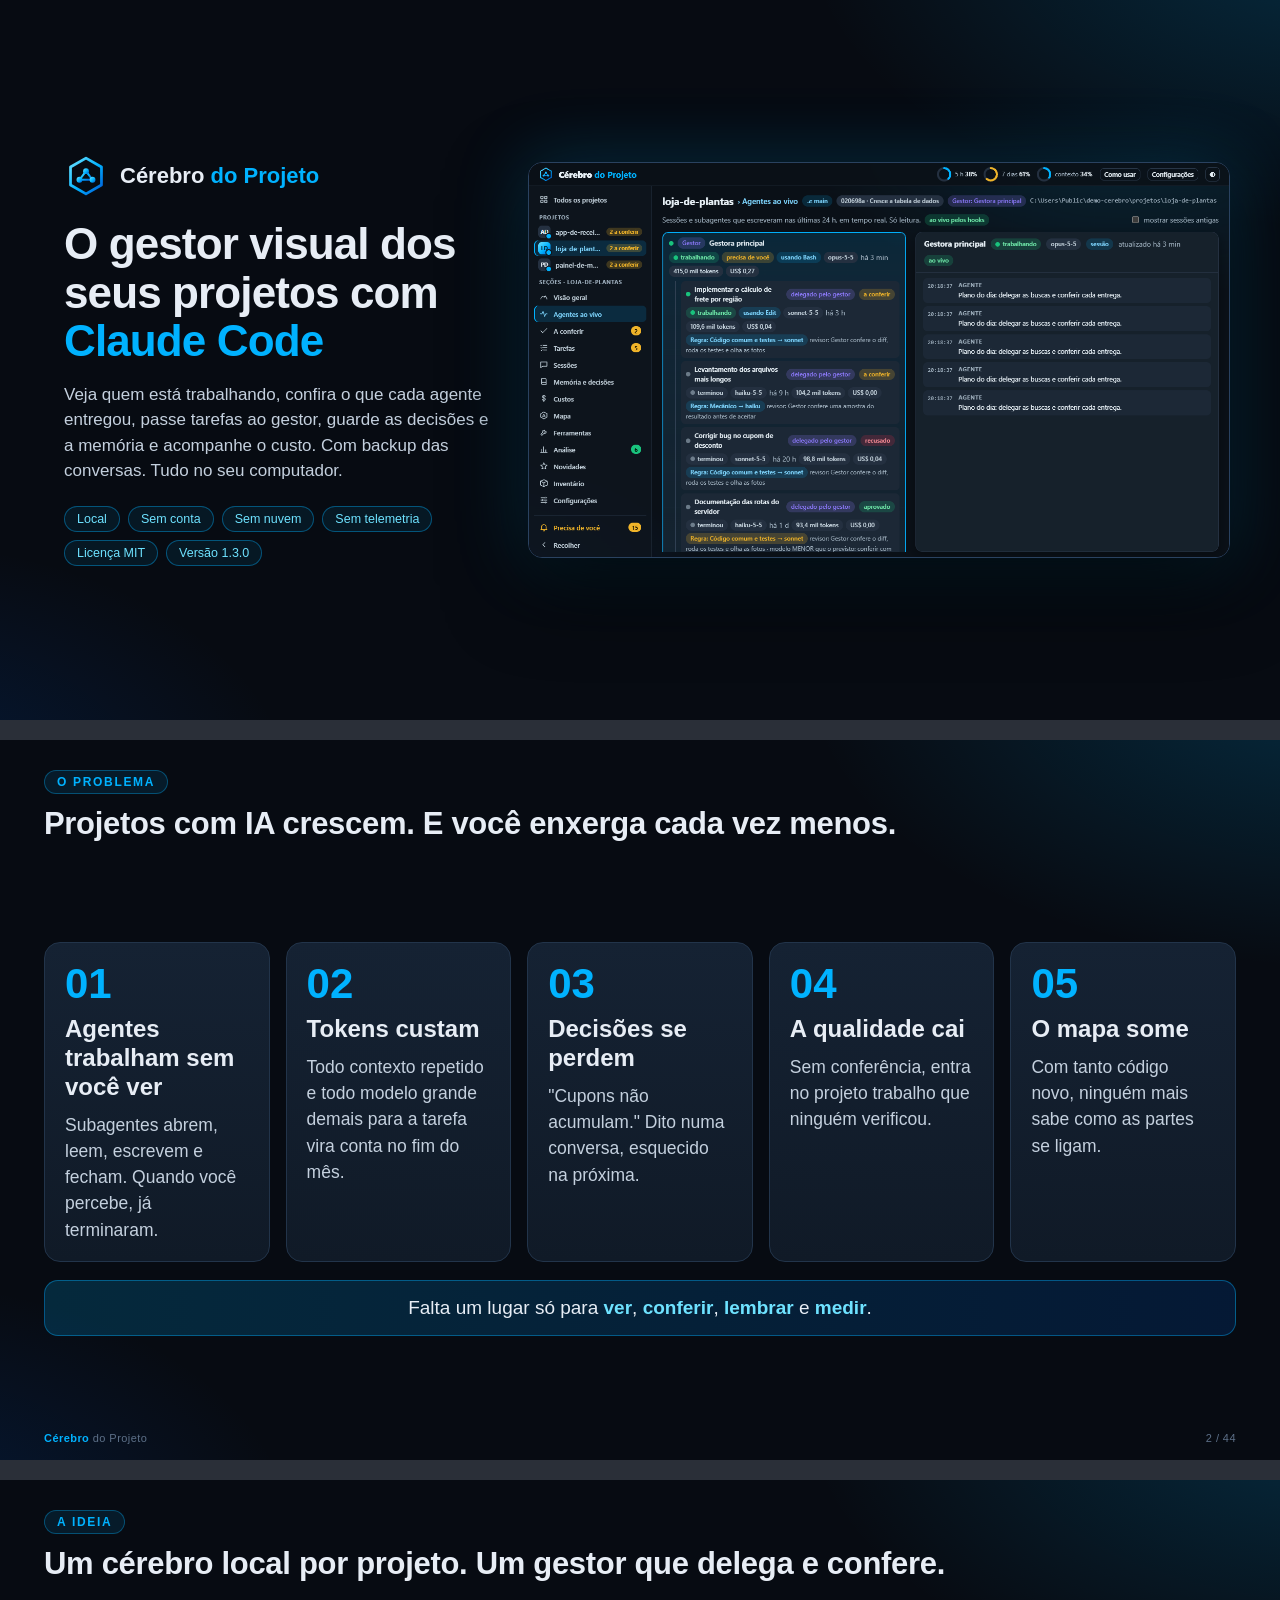
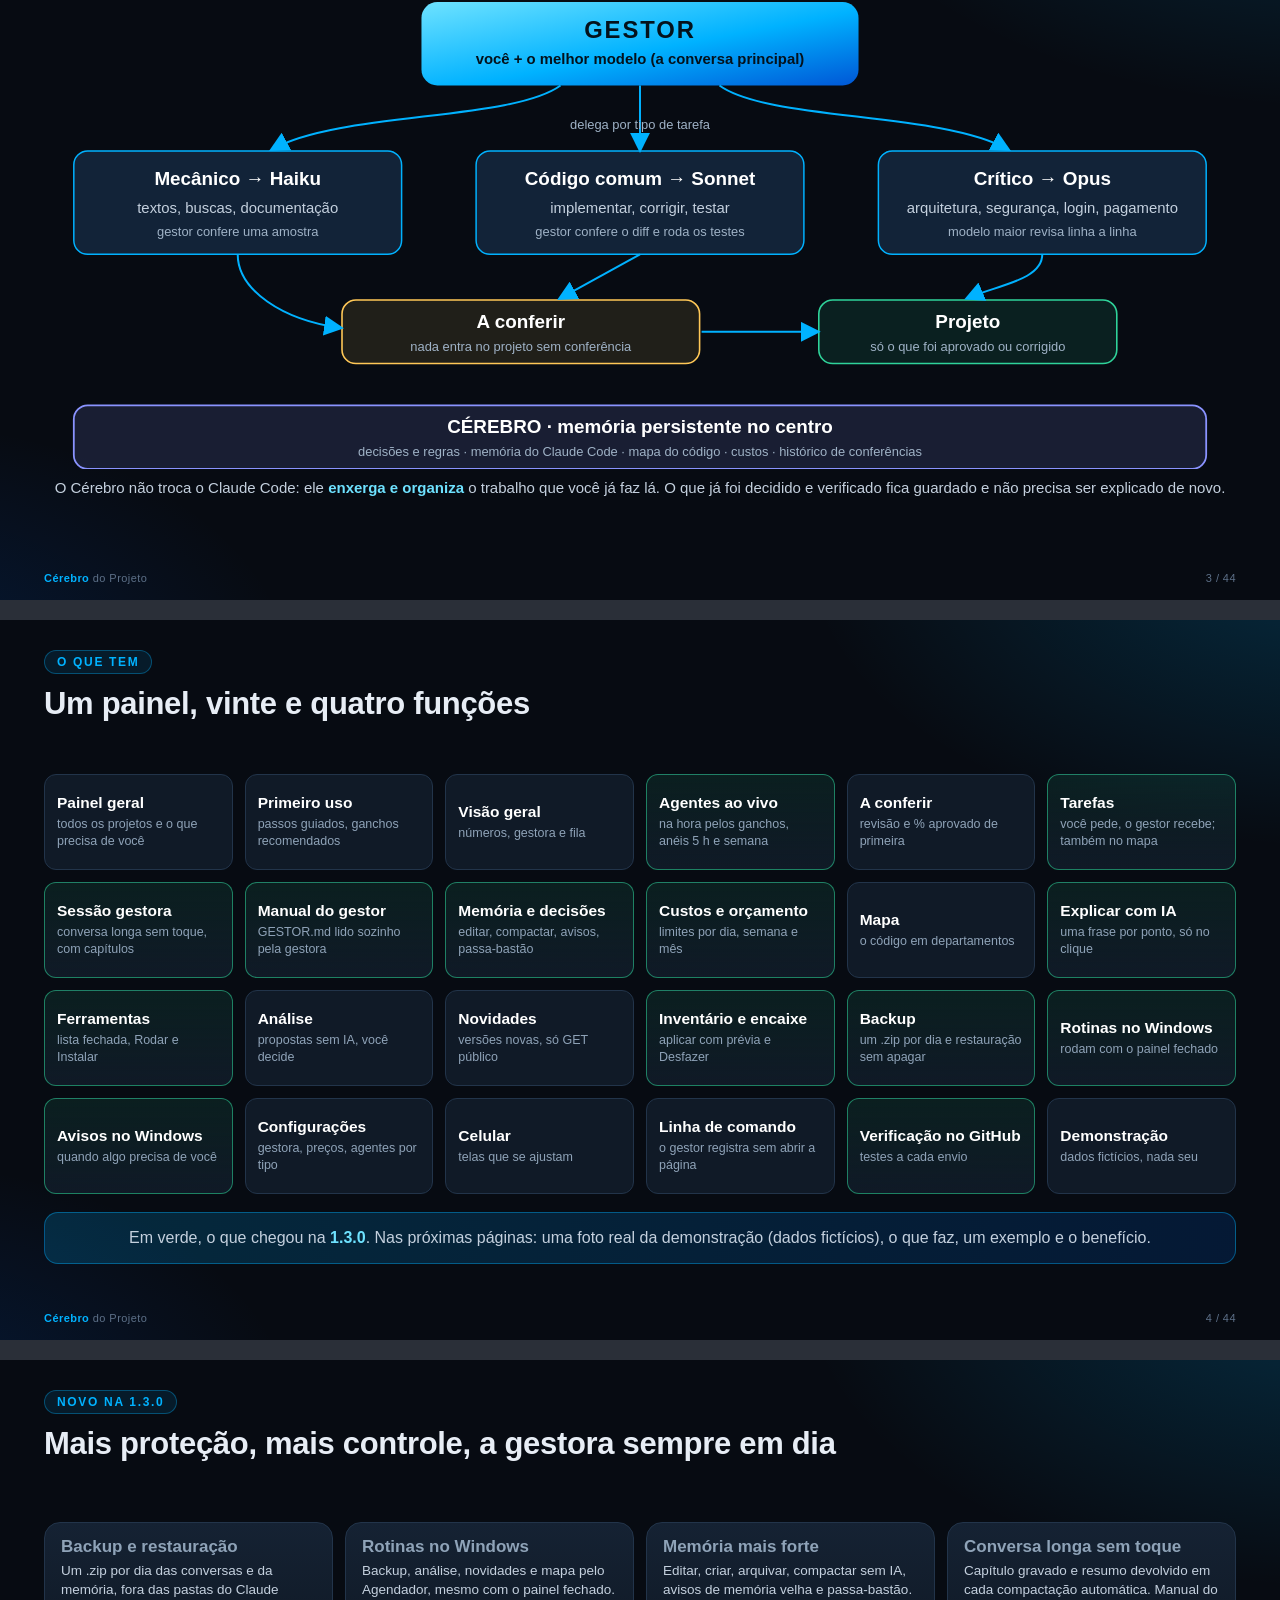
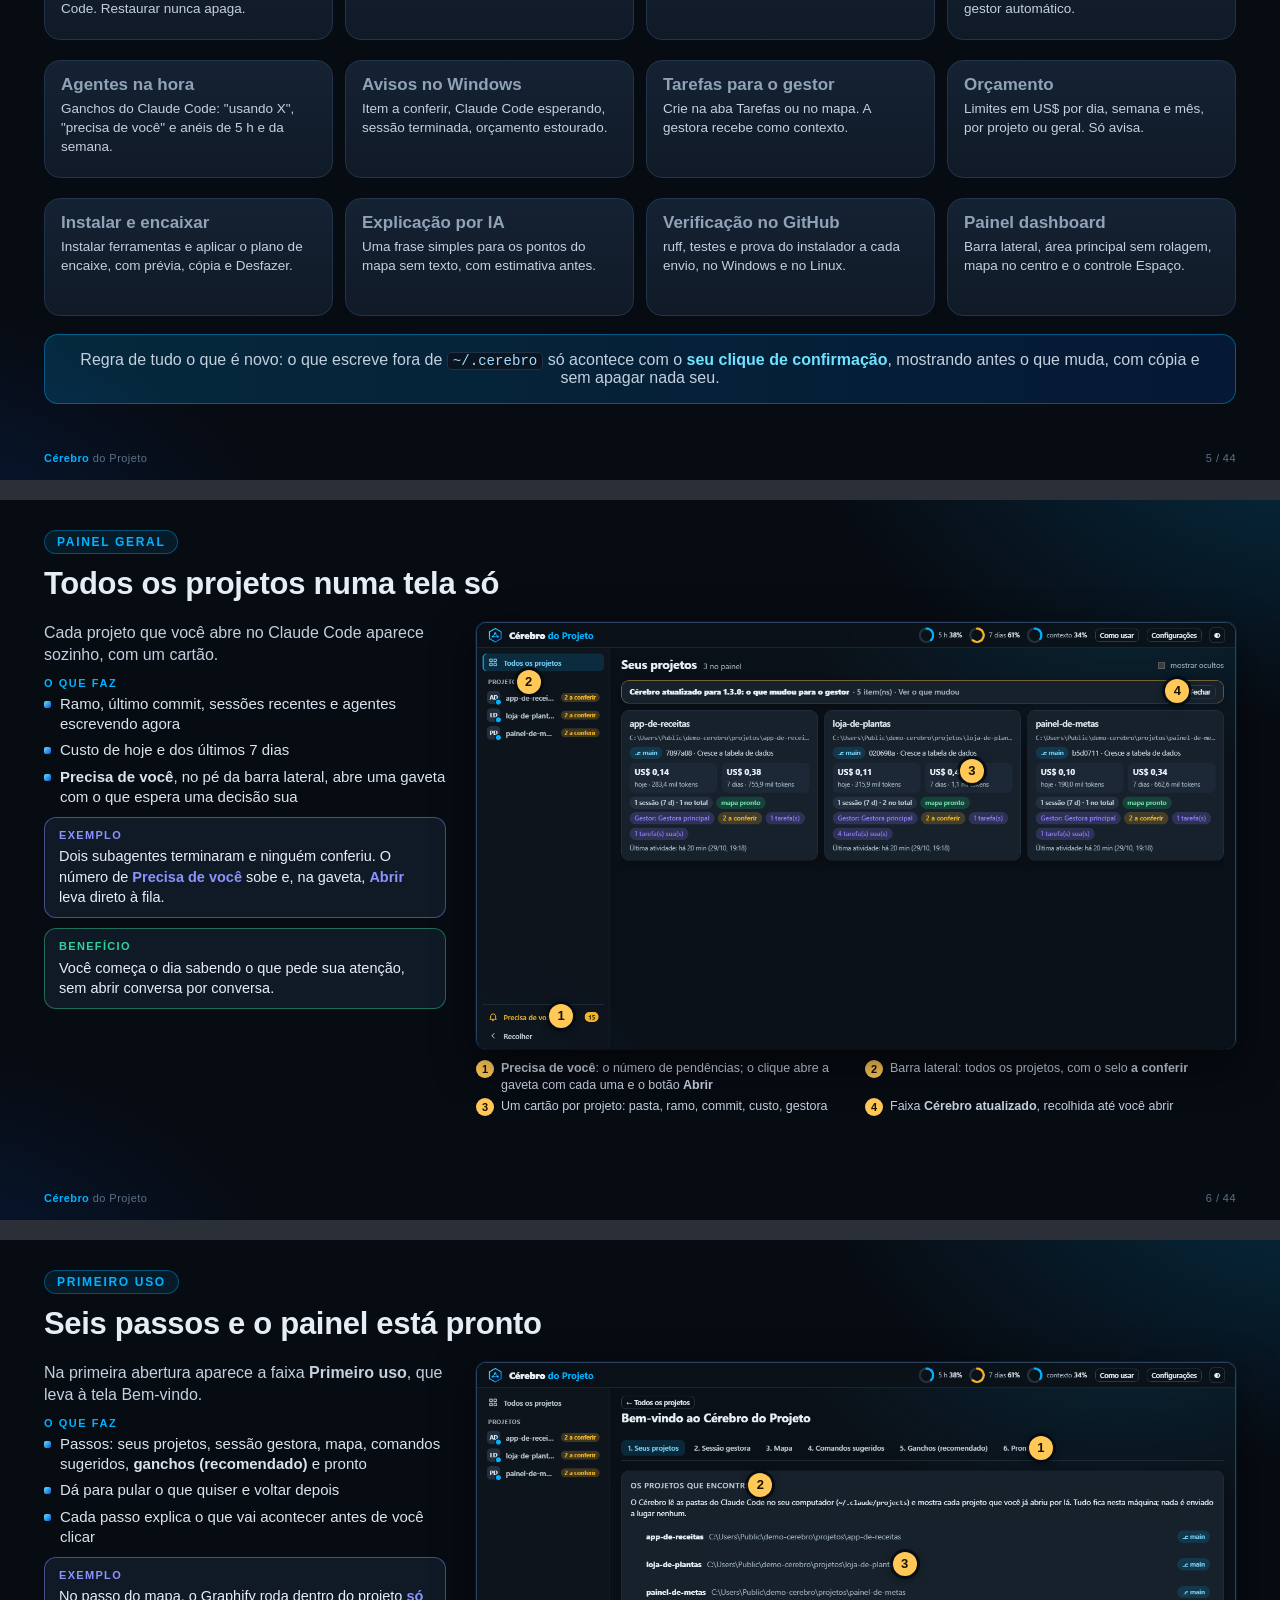
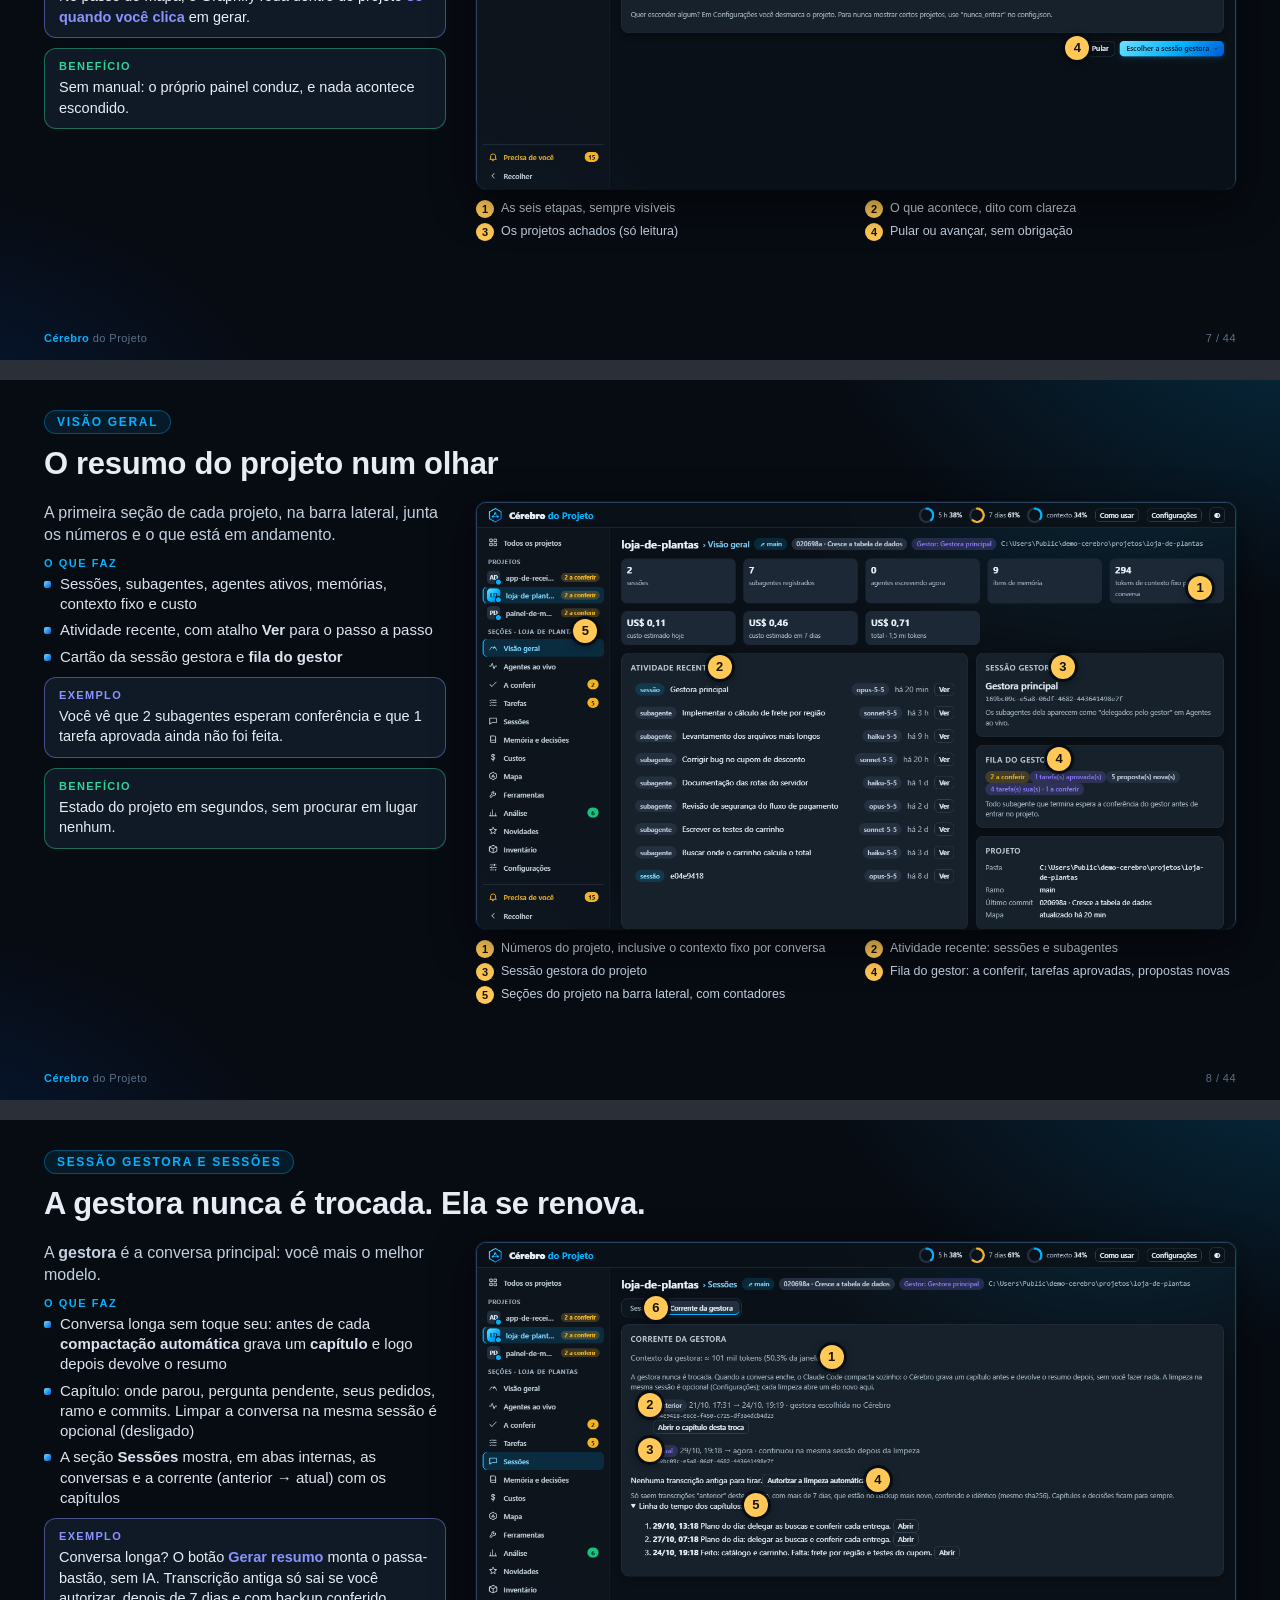
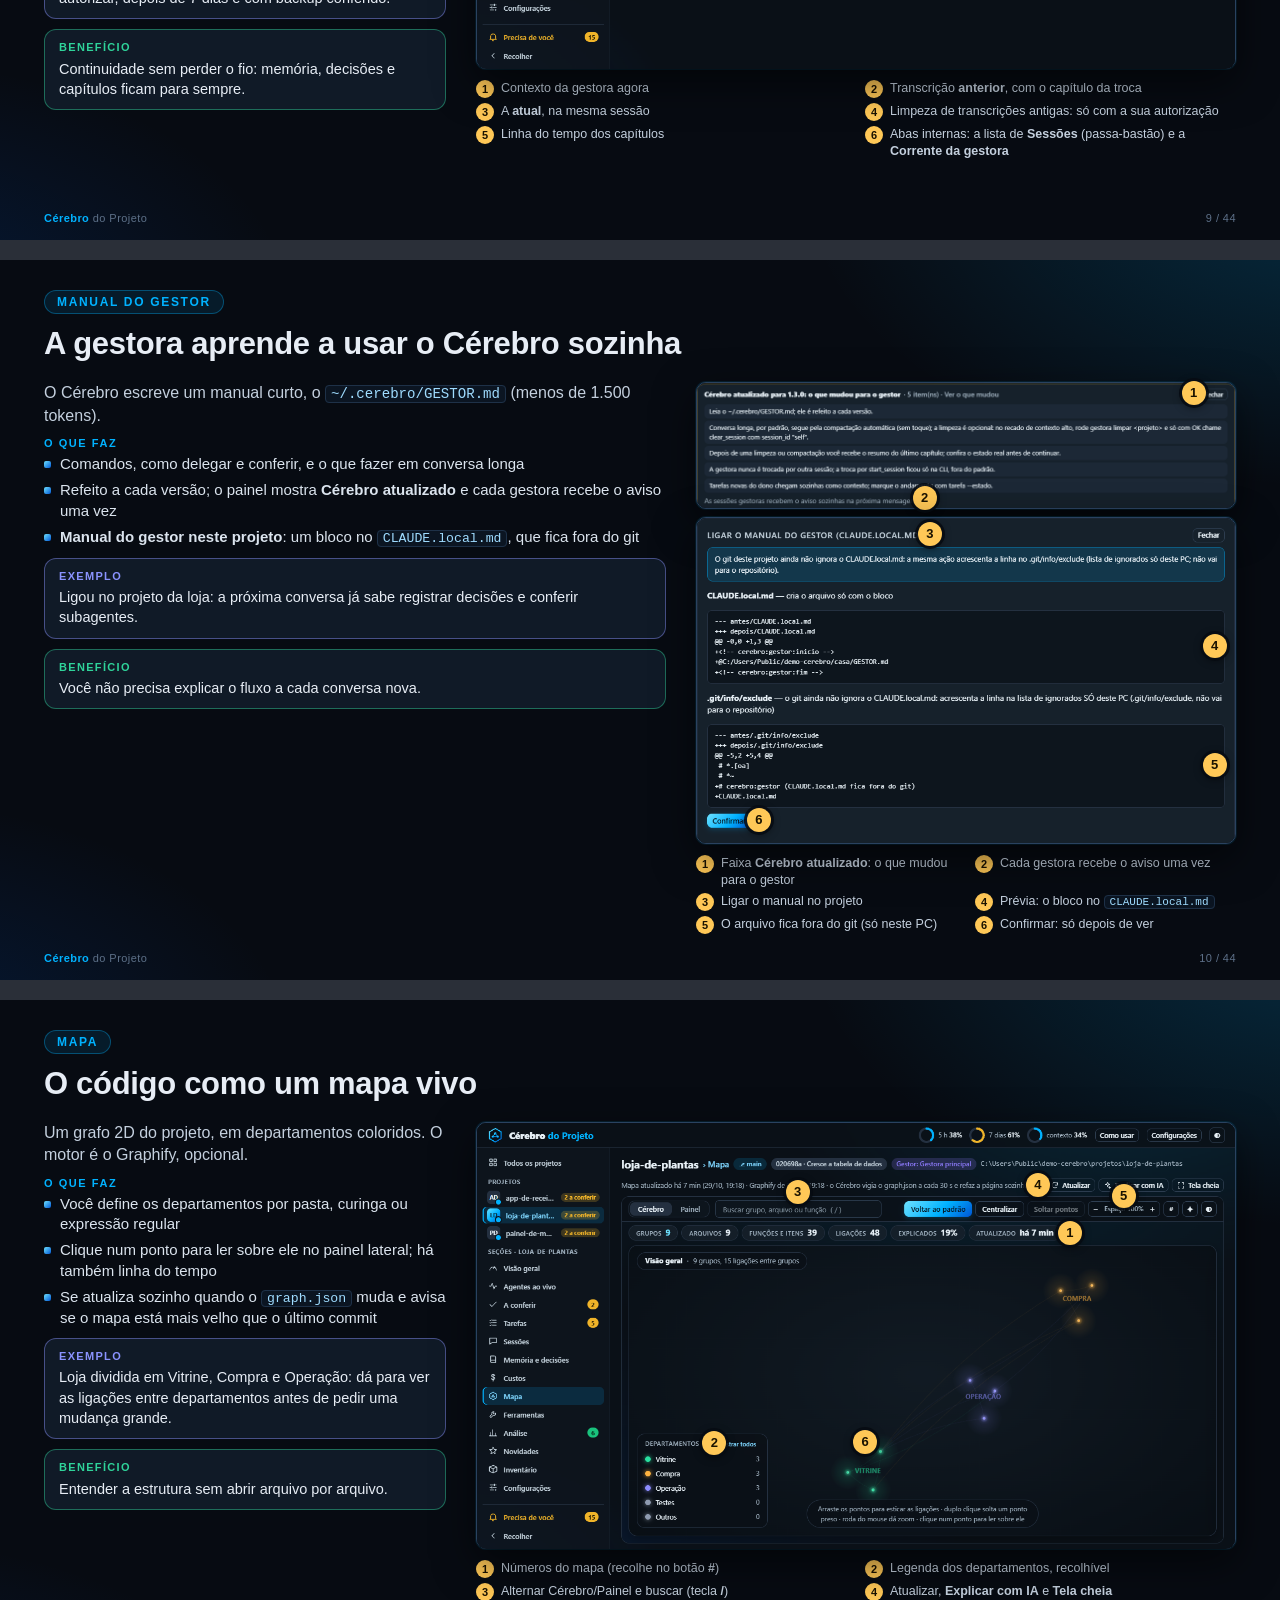
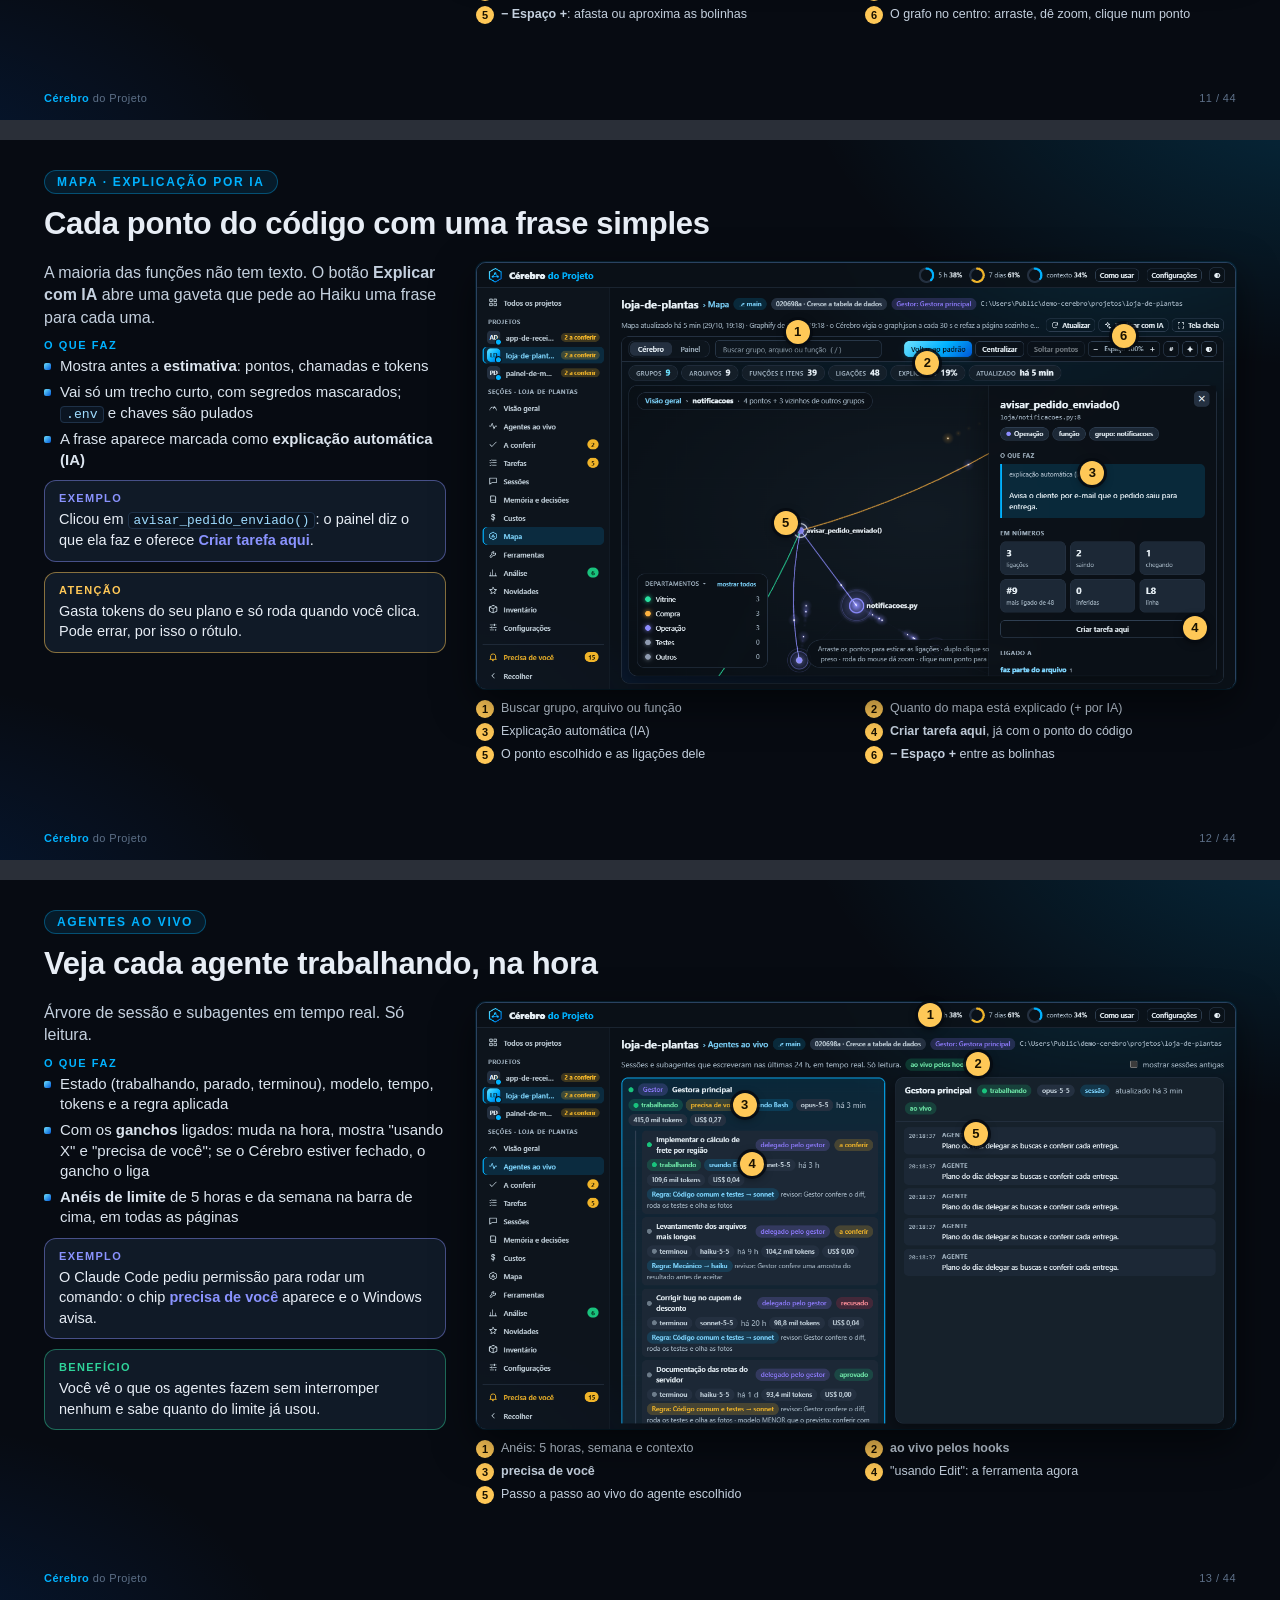
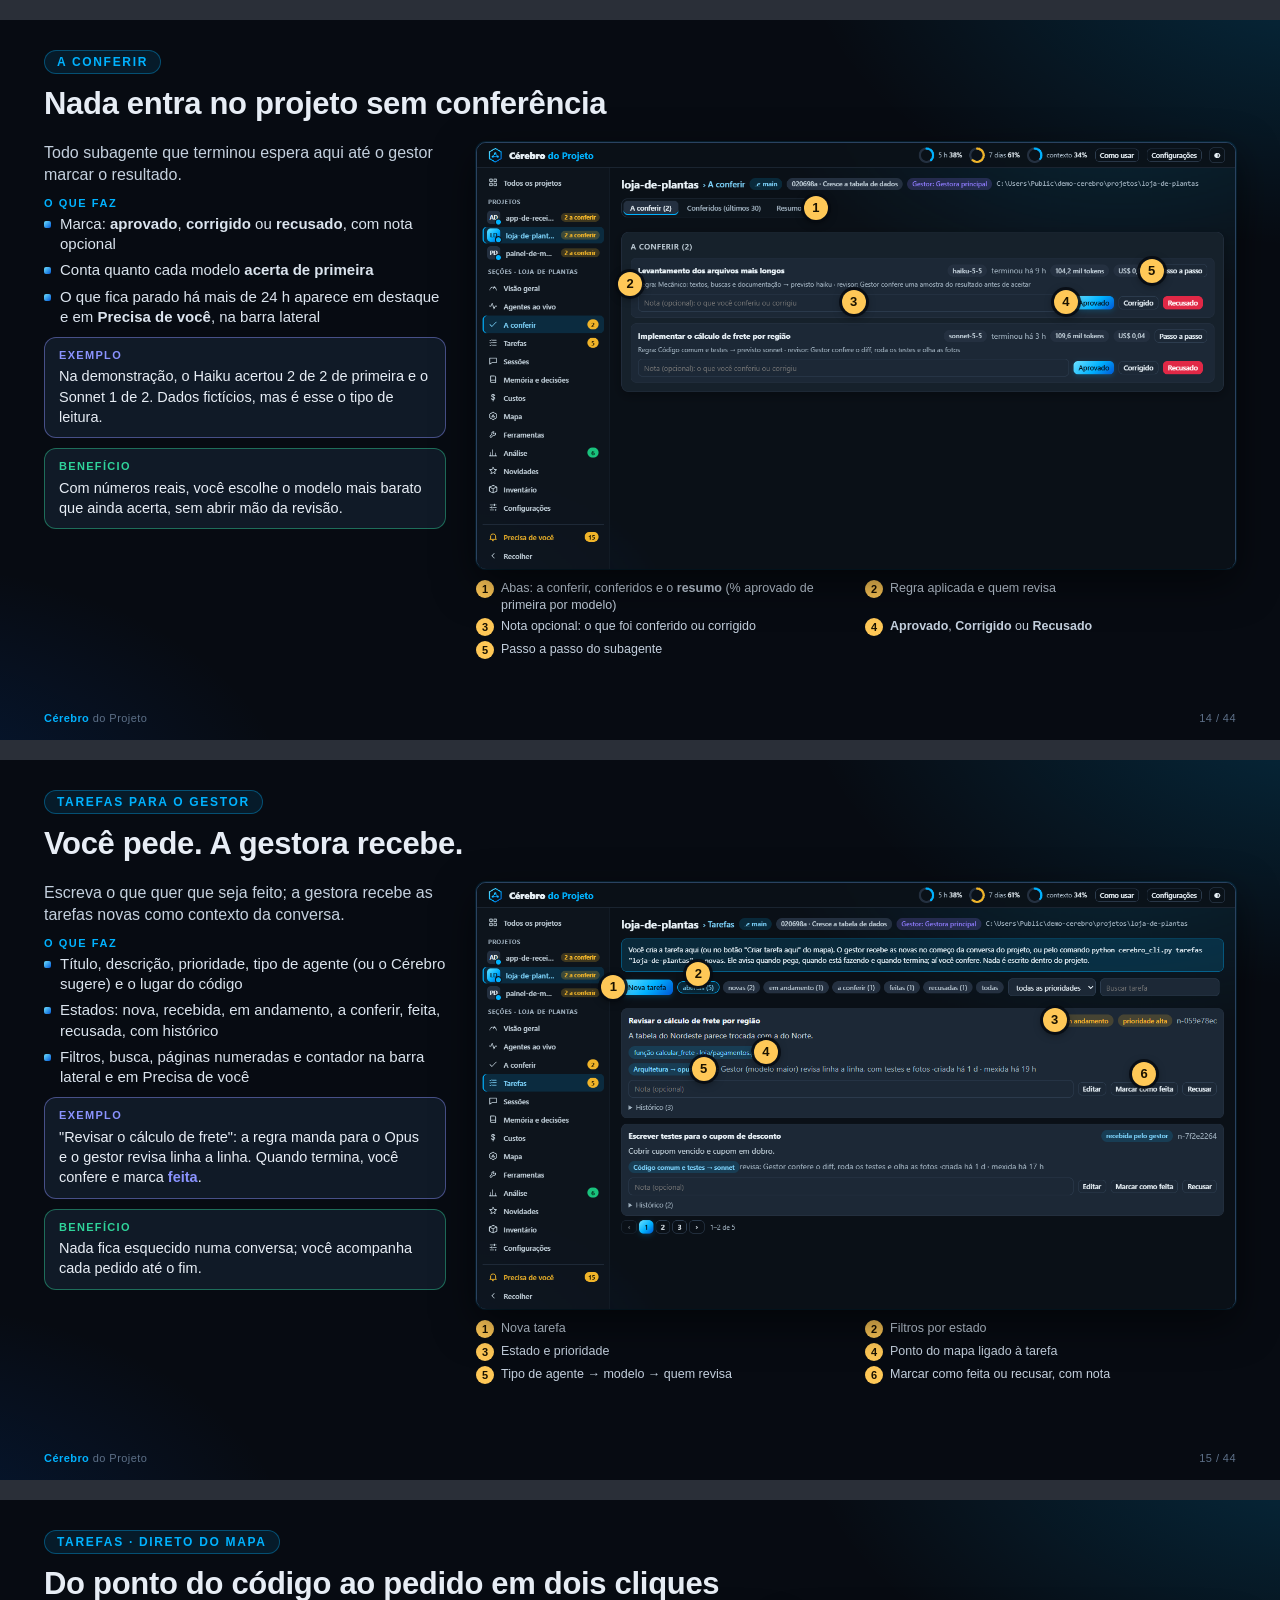
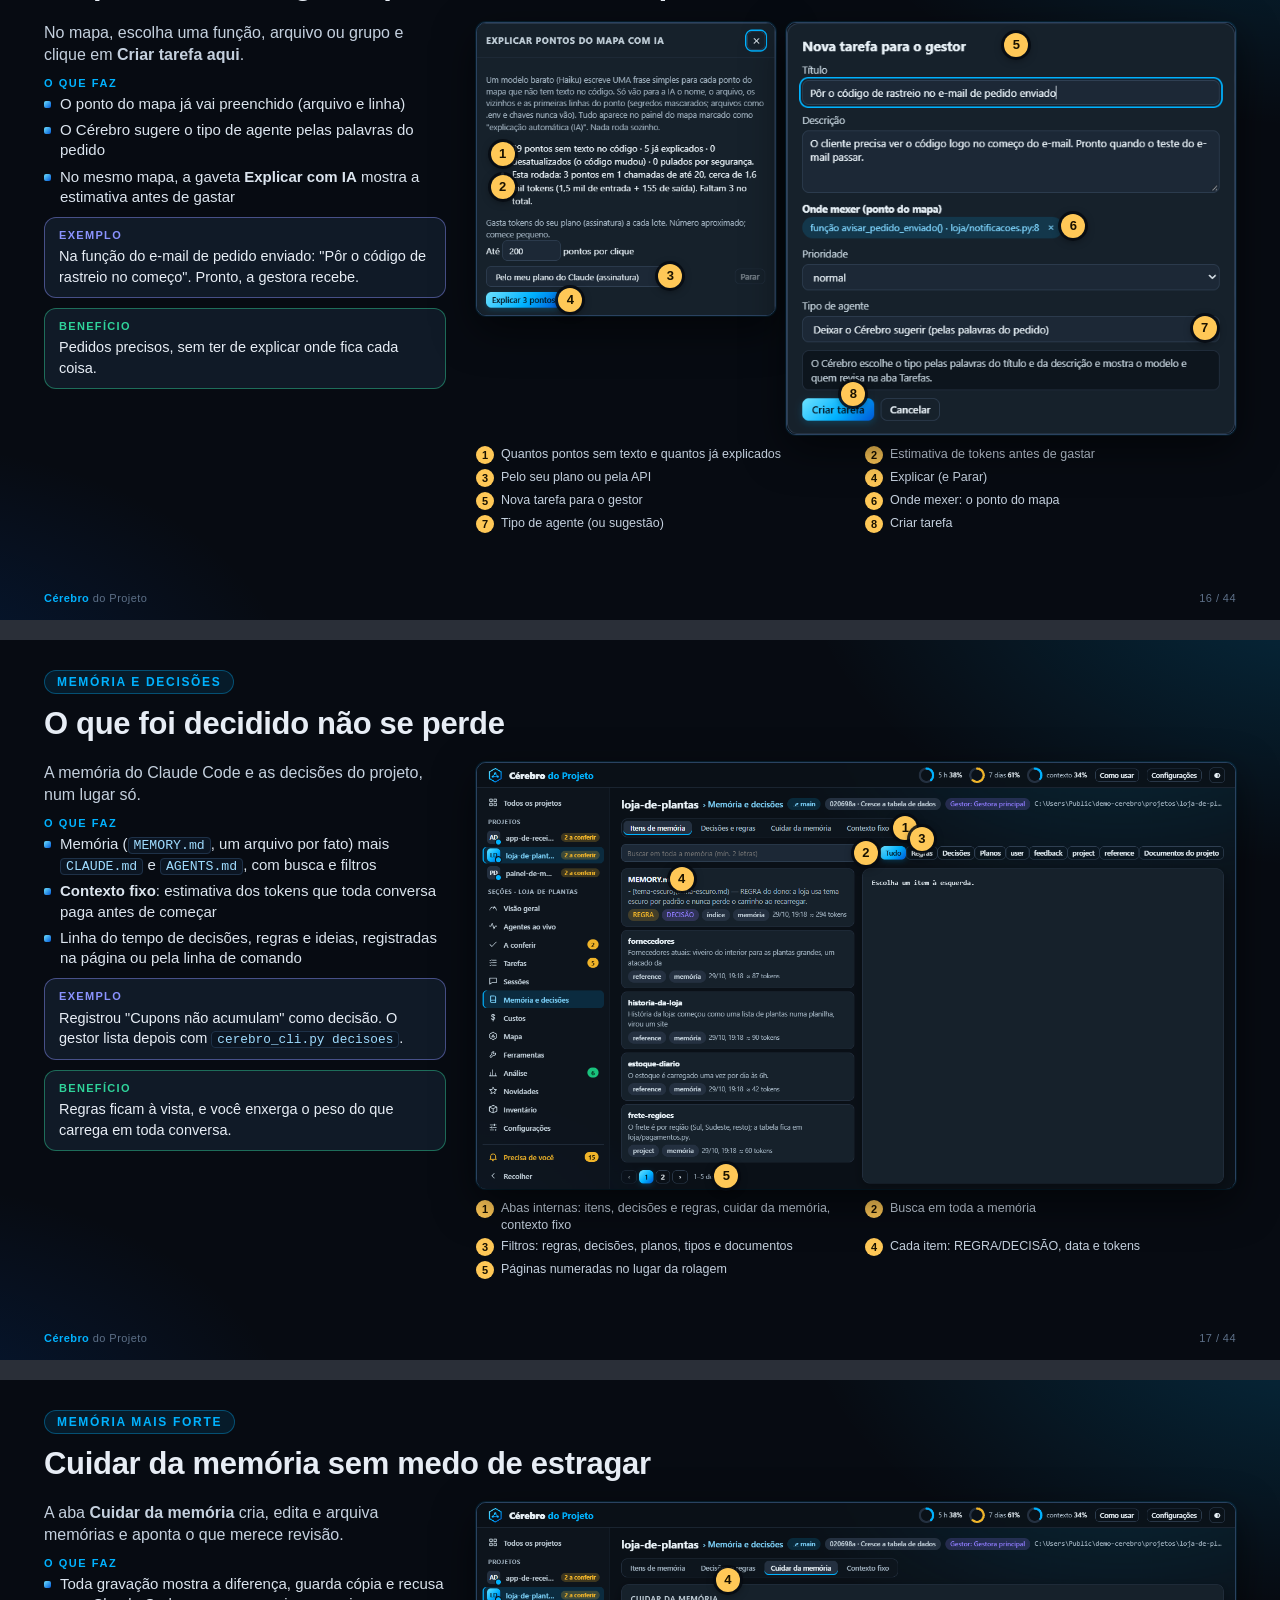
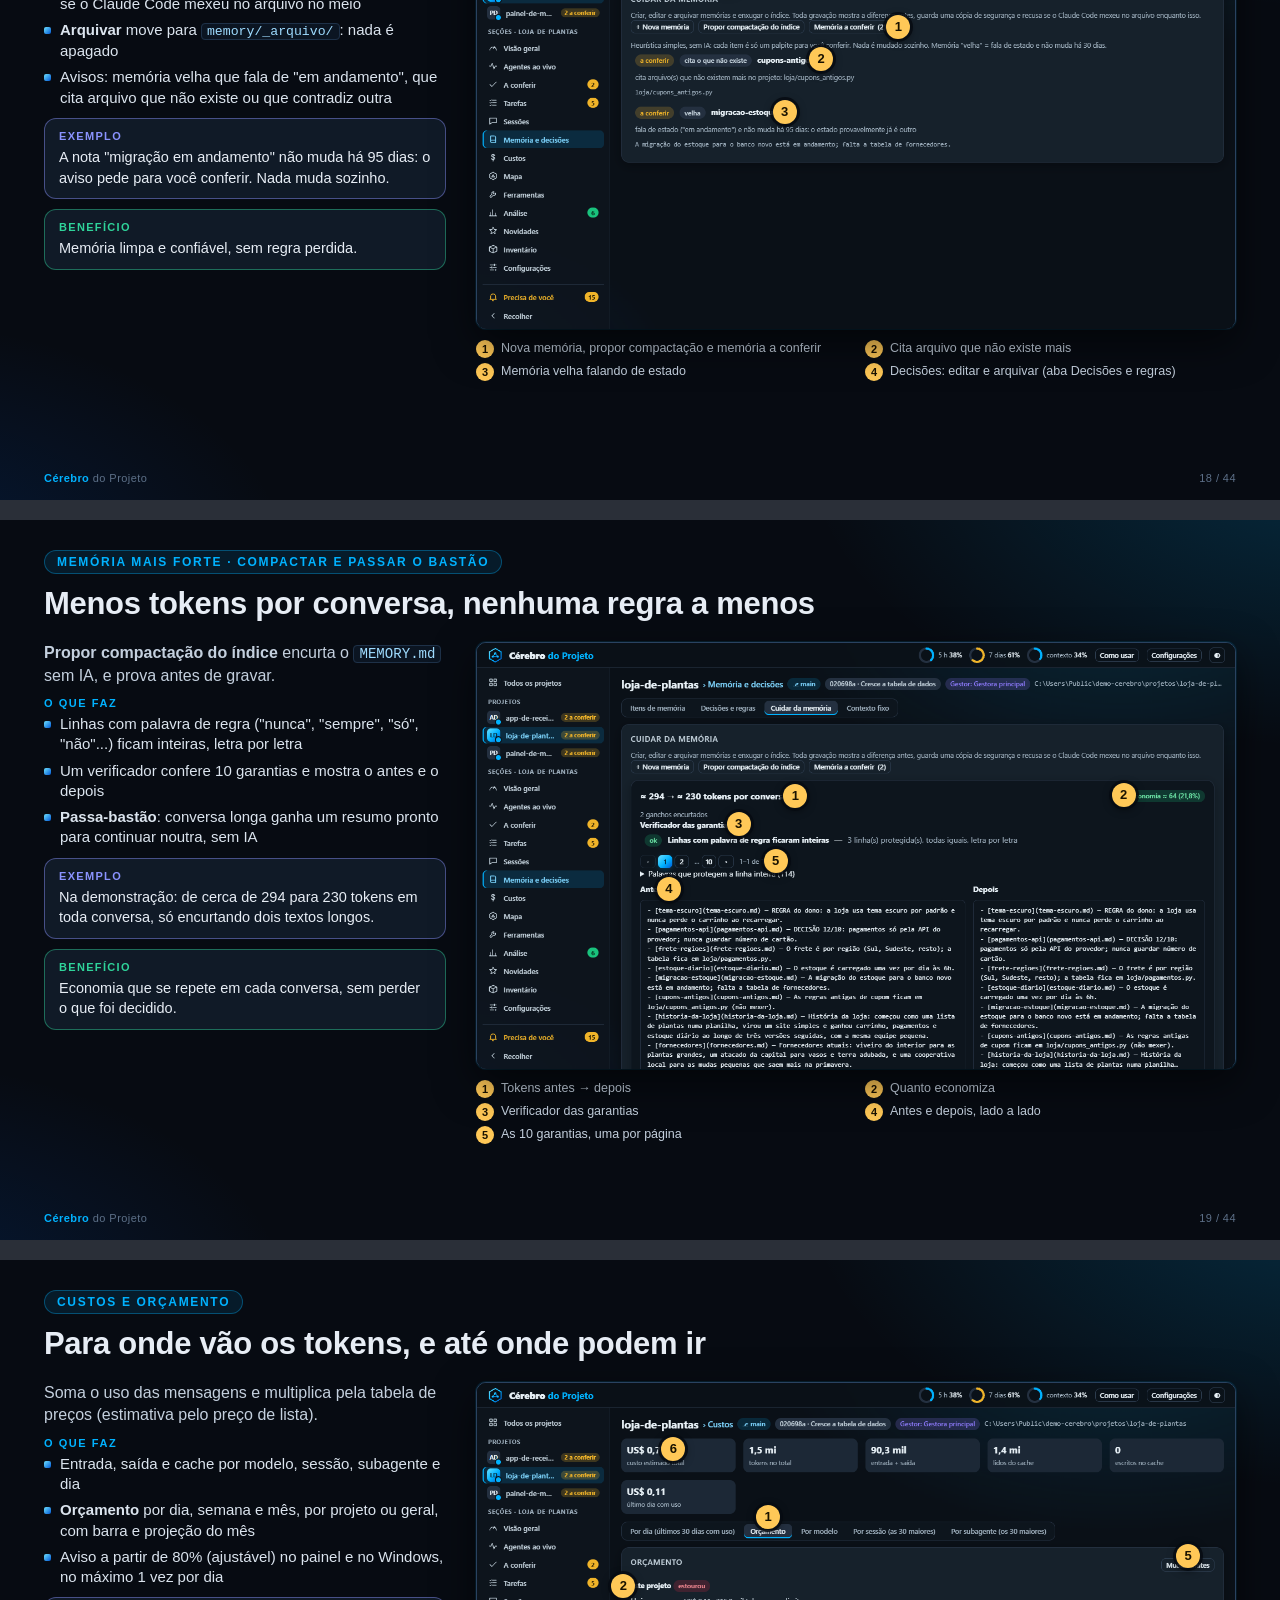
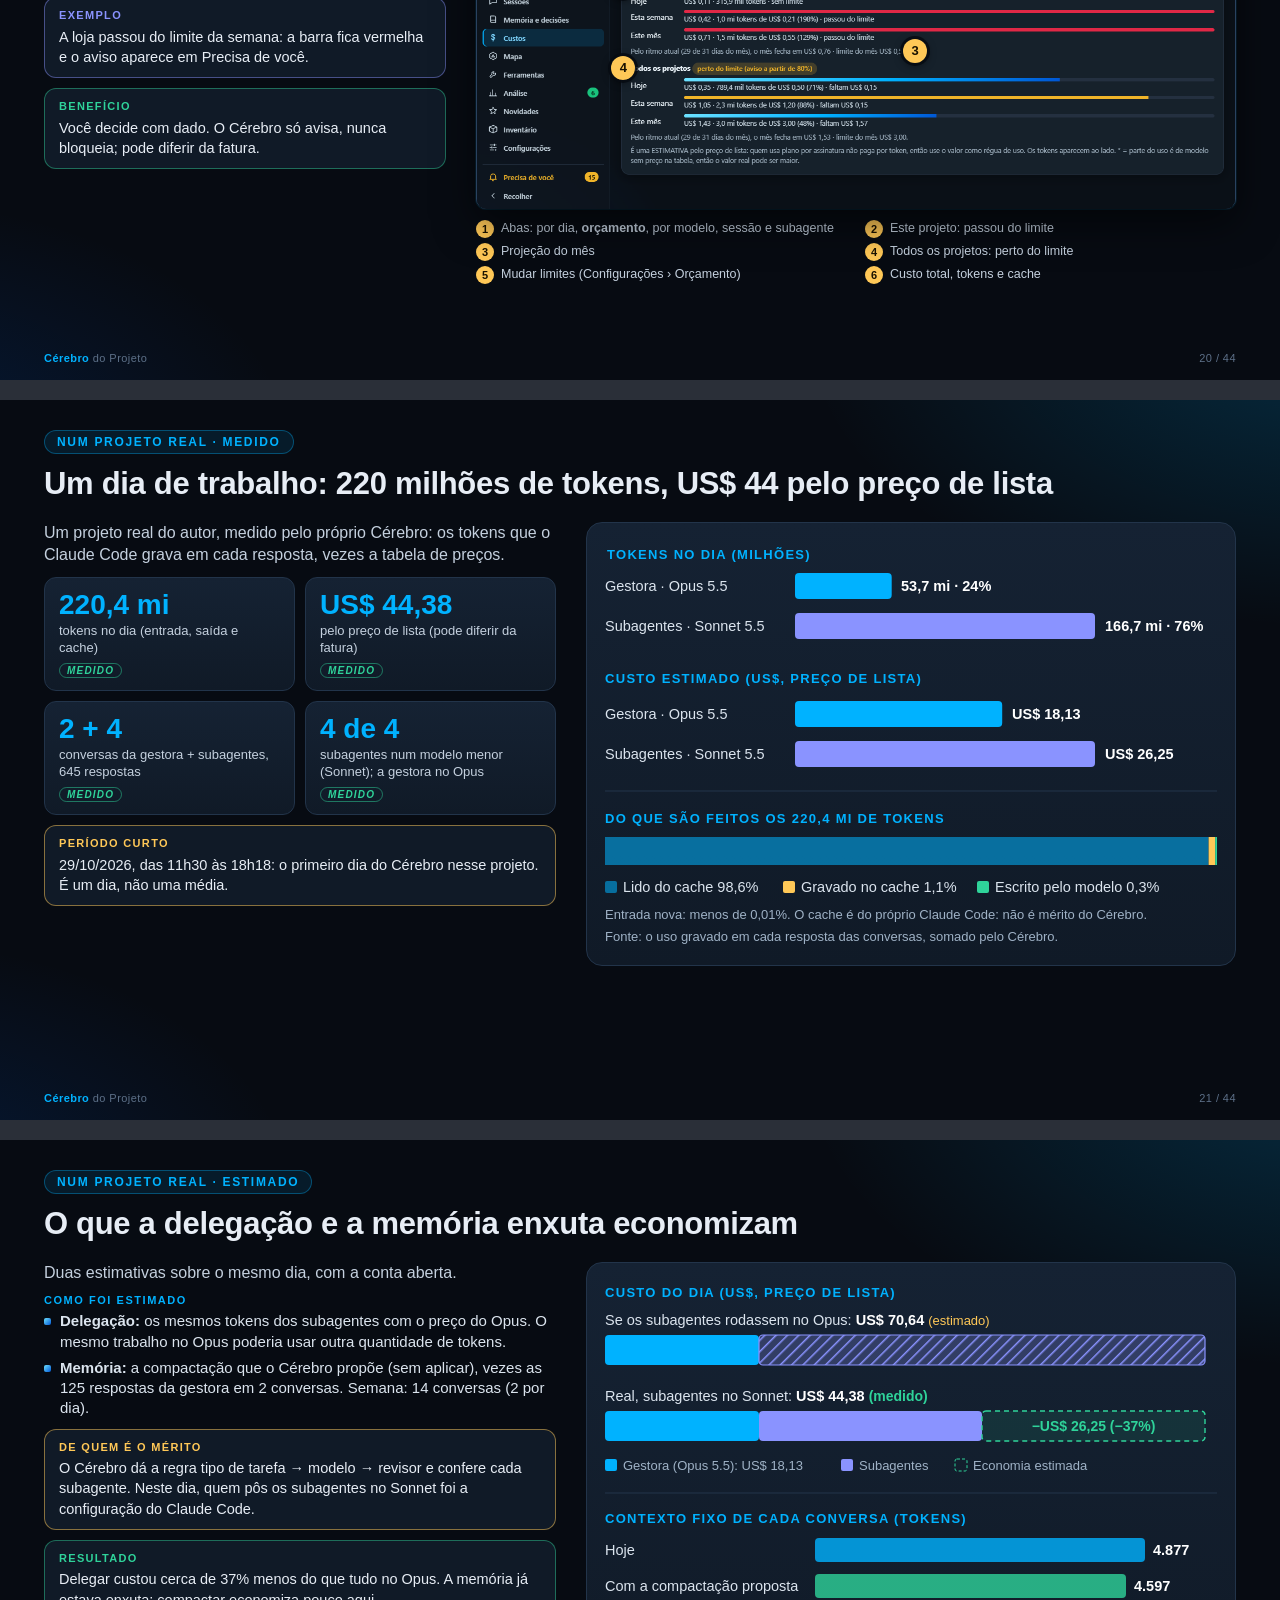
<file: docs/apresentacao/apresentacao.html>
<!doctype html>
<html lang="pt-BR"><head><meta charset="utf-8"><title>Cérebro do Projeto — apresentação</title>
<meta name="viewport" content="width=1280"><style>
@page { size: 1280px 720px; margin: 0 }
*{box-sizing:border-box;margin:0;padding:0}
:root{--bg:#070b12;--card:#101a27;--card2:#152233;--line:#22344a;--tx:#e7edf5;--mut:#8fa3b8;--c:#00b2ff;--c2:#6ee2ff;--c3:#0057d6;--am:#ffc857;--vi:#8a93ff;--ok:#2fd39a}
html{-webkit-print-color-adjust:exact;print-color-adjust:exact}
body{background:#2a2f38;font-family:"Segoe UI","Helvetica Neue",Arial,sans-serif;color:var(--tx)}
.slide{width:1280px;height:720px;position:relative;overflow:hidden;background:var(--bg);margin:0 auto 20px;page-break-after:always;break-after:page;
  background-image:radial-gradient(900px 500px at 105% -10%,rgba(0,178,255,.20),transparent 60%),radial-gradient(700px 420px at -10% 110%,rgba(0,87,214,.20),transparent 60%)}
.slide:last-child{page-break-after:auto;break-after:auto}
@media print{body{background:none}.slide{margin:0}}
.rod{position:absolute;left:44px;right:44px;bottom:16px;display:flex;justify-content:space-between;font-size:11px;color:#5d7088;letter-spacing:.04em}
.rod b{color:var(--c)}
.cab{position:absolute;left:44px;right:44px;top:30px}
.kick{display:inline-block;font-size:12px;font-weight:700;letter-spacing:.14em;text-transform:uppercase;color:var(--c);background:rgba(0,178,255,.10);border:1px solid rgba(0,178,255,.35);padding:4px 12px;border-radius:99px}
h2{font-size:31px;line-height:1.15;margin-top:12px;font-weight:700;letter-spacing:-.01em;max-width:1190px}
.corpo{position:absolute;left:44px;right:44px;top:122px;bottom:44px}
.corpo.duas{display:flex;gap:30px;align-items:flex-start}
.esq{flex:1;min-width:0}
.dir{flex:none}
.intro{font-size:16px;line-height:1.4;color:#c4d0de;margin-bottom:10px}
h4{font-size:11px;letter-spacing:.14em;text-transform:uppercase;color:var(--c);margin:8px 0 5px}
ul{list-style:none}
.esq ul li{position:relative;padding-left:16px;font-size:15px;line-height:1.35;margin-bottom:6px;color:#dbe4ee}
.esq ul li:before{content:"";position:absolute;left:0;top:7px;width:7px;height:7px;border-radius:2px;background:linear-gradient(135deg,var(--c2),var(--c3))}
.pequena li{font-size:15.5px!important}
code{font-family:Consolas,"Cascadia Mono",monospace;font-size:.88em;background:#0b1522;border:1px solid #1e3148;color:#9fdcff;padding:0 5px;border-radius:4px;white-space:nowrap}
.caixa{border-radius:12px;padding:10px 14px;margin-top:10px;font-size:15px;line-height:1.4;border:1px solid var(--line);background:var(--card)}
.caixa>b{display:block;font-size:11px;letter-spacing:.12em;text-transform:uppercase;margin-bottom:3px}
.caixa.ex{border-color:rgba(138,147,255,.45)}.caixa.ex b{color:var(--vi)}
.caixa.ben{border-color:rgba(47,211,154,.45)}.caixa.ben b{color:var(--ok)}
.caixa.aviso{border-color:rgba(255,200,87,.5)}.caixa.aviso b{color:var(--am)}
.shot{position:relative;width:100%;border-radius:10px;border:1px solid #2a4260;box-shadow:0 14px 40px rgba(0,0,0,.55),0 0 0 1px rgba(0,178,255,.12);background:#0a1017}
.shot>img{position:absolute;left:0;top:0;width:100%;border-radius:9px}
.shot .rec{position:absolute;inset:0;overflow:hidden;border-radius:9px}
.rec img{position:absolute;height:auto!important;max-width:none}
.shot.alta{max-height:470px}
.b{position:absolute;transform:translate(-50%,-50%);width:24px;height:24px;border-radius:50%;background:var(--am);color:#1a1200;font:700 13px/24px "Segoe UI",Arial,sans-serif;text-align:center;font-style:normal;box-shadow:0 0 0 3px rgba(7,11,18,.85),0 2px 8px rgba(0,0,0,.6)}
.leg{list-style:none;display:grid;grid-template-columns:1fr 1fr;gap:5px 18px;margin-top:11px;counter-reset:x}
.leg li{display:flex;gap:7px;align-items:flex-start;font-size:12.5px;line-height:1.3;color:#c4d0de}
.leg i{flex:none;width:18px;height:18px;border-radius:50%;background:var(--am);color:#1a1200;font:700 11px/18px "Segoe UI",sans-serif;text-align:center;font-style:normal;margin-top:0}
.grade{display:grid;gap:16px}
.c2{grid-template-columns:1fr 1fr}.c3{grid-template-columns:repeat(3,1fr)}.c4{grid-template-columns:repeat(4,1fr)}.c5{grid-template-columns:repeat(5,1fr)}.c6{grid-template-columns:repeat(6,1fr)}
.cartao{background:linear-gradient(180deg,var(--card2),var(--card));border:1px solid var(--line);border-radius:16px;padding:20px 20px 18px}
.cartao h3{font-size:18px;margin-bottom:8px;line-height:1.2}
.cartao p,.cartao li{font-size:14px;line-height:1.45;color:#c4d0de}
.cartao ul li{position:relative;padding-left:15px;margin-bottom:7px}
.cartao ul li:before{content:"";position:absolute;left:0;top:8px;width:6px;height:6px;border-radius:2px;background:var(--c)}
.cartao .num{font-size:34px;font-weight:800;color:var(--c);line-height:1;margin-bottom:10px}
.dor{min-height:300px}.dor h3{font-size:19px}.dor p{font-size:14.5px}
.ciano{color:var(--c)}
.segunda{margin-top:16px}
.cartao.peq p{font-size:13.5px}.cartao.peq h3{font-size:16px}
.faixa{margin-top:22px;border-radius:14px;padding:16px 22px;font-size:19px;text-align:center;background:linear-gradient(90deg,rgba(0,178,255,.18),rgba(0,87,214,.18));border:1px solid rgba(0,178,255,.4)}
.faixa.suave{font-size:16px;color:#c4d0de}
.faixa b{color:var(--c2)}
.mini{background:var(--card);border:1px solid var(--line);border-radius:12px;padding:14px 16px;min-height:96px}
.mini b{display:block;font-size:16px;margin-bottom:4px;color:#fff}
.mini span{font-size:12.5px;color:var(--mut);line-height:1.35}
.passos .passo{background:linear-gradient(180deg,var(--card2),var(--card));border:1px solid var(--line);border-radius:16px;padding:18px 20px;min-height:170px}
.pn{width:34px;height:34px;border-radius:50%;background:linear-gradient(135deg,var(--c2),var(--c3));color:#04121c;font-weight:800;font-size:17px;line-height:34px;text-align:center;margin-bottom:10px}
.passo h3{font-size:18px;margin-bottom:6px}.passo p{font-size:14px;line-height:1.45;color:#c4d0de}
.seg svg{width:42px;height:42px;fill:none;stroke:var(--c);stroke-width:1.7;stroke-linecap:round;stroke-linejoin:round;margin-bottom:12px}
.seg{min-height:330px}
.lista-prox .cartao{min-height:160px}

.corpo.cheio{display:flex;flex-direction:column;gap:18px;justify-content:center}
.corpo.cheio .grade{flex:none;grid-auto-rows:auto}
.corpo.cheio .grade.segunda{margin-top:0}
.corpo.cheio .faixa{margin-top:0;flex:none}
.corpo.cheio .cartao{display:flex;flex-direction:column}
.corpo.cheio .cartao h3{font-size:24px;margin-bottom:10px}
.corpo.cheio .cartao p,.corpo.cheio .cartao li{font-size:17.5px;line-height:1.5}
.corpo.cheio .cartao{min-height:250px}.corpo.cheio .cartao.peq{min-height:150px}.corpo.cheio .passo{min-height:170px}
.corpo.cheio .cartao .num{font-size:42px}
.corpo.cheio .cartao.peq h3{font-size:21px}.corpo.cheio .cartao.peq p{font-size:16.5px}
.corpo.cheio .passo h3{font-size:24px}.corpo.cheio .passo p{font-size:17.5px}
.corpo.cheio .mini{display:flex;flex-direction:column;justify-content:center;min-height:100px}
.corpo.cheio .mini b{font-size:19px}.corpo.cheio .mini span{font-size:14.5px}
.corpo.cheio .seg svg{width:54px;height:54px}
.corpo.cheio .dor{min-height:300px}.corpo.cheio .seg{min-height:300px}.corpo.cheio .lista-prox .cartao{min-height:190px}
.mini.novo{border-color:rgba(47,211,154,.55);background:linear-gradient(180deg,rgba(47,211,154,.10),var(--card))}
.corpo.cheio .c6{gap:12px}.corpo.cheio .c6 .mini{min-height:96px;padding:11px 12px}.corpo.cheio .c6 .mini b{font-size:15.5px}.corpo.cheio .c6 .mini span{font-size:12.5px}
.corpo.cheio .novidades13{gap:12px}.corpo.cheio .novidades13 .cartao.peq{min-height:118px;padding:14px 16px}.corpo.cheio .novidades13 .cartao.peq h3{font-size:17px;margin-bottom:5px}.corpo.cheio .novidades13 .cartao.peq p{font-size:13.5px;line-height:1.4}
.corpo.cheio .lista-prox.c3 .cartao{min-height:150px}.corpo.cheio .lista-prox.c3 .cartao h3{font-size:20px}.corpo.cheio .lista-prox.c3 .cartao p{font-size:15px}
/* capa */
.capa{position:absolute;inset:0;display:flex;align-items:center;padding:0 50px 0 64px;gap:34px}
.capa-txt{width:430px;flex:none}
.capa h1{font-size:44px;line-height:1.1;margin:22px 0 16px;letter-spacing:-.02em}
.capa h1 em,.marca em{font-style:normal;color:var(--c)}
.sub{font-size:17px;line-height:1.5;color:#c4d0de}
.marca{display:flex;align-items:center;gap:12px;font-size:22px;font-weight:700}
.marca .logo{width:44px;height:44px;display:block}.marca .logo svg{width:100%;height:100%}
.marca.grande{font-size:34px}.marca.grande .logo{width:64px;height:64px}
.pilulas{margin-top:22px;display:flex;flex-wrap:wrap;gap:8px}
.pilulas span{font-size:12.5px;padding:5px 12px;border:1px solid rgba(0,178,255,.4);border-radius:99px;color:var(--c2);background:rgba(0,178,255,.08)}
.capa-img{flex:1}
.capa-img img{width:100%;display:block;border-radius:14px;border:1px solid #2a4260;box-shadow:0 30px 80px rgba(0,0,0,.7),0 0 70px rgba(0,178,255,.25)}
/* diagrama */
.diag{width:100%;height:auto;display:block}
.diag .t1{font:800 24px "Segoe UI",sans-serif;letter-spacing:.08em}.diag .t2{font:600 15px "Segoe UI",sans-serif}
.diag .t3{font:700 19px "Segoe UI",sans-serif;fill:#fff}.diag .t4{font:15px "Segoe UI",sans-serif;fill:#c4d0de}.diag .t5{font:13px "Segoe UI",sans-serif;fill:#9fb2c6}
.diag .ag rect{fill:#122338;stroke:#00b2ff;stroke-width:1.5}
.diag .seta{fill:none;stroke:#00b2ff;stroke-width:2;marker-end:url(#ar)}
.diag .fila{fill:rgba(255,200,87,.10);stroke:#ffc857;stroke-width:1.6}
.diag .proj{fill:rgba(47,211,154,.10);stroke:#2fd39a;stroke-width:1.6}
.diag .mem{fill:rgba(138,147,255,.14);stroke:#8a93ff;stroke-width:1.8}
.rodape-d{margin-top:10px;text-align:center;font-size:15px;color:#c4d0de}
.rodape-d b{color:var(--c2)}
/* terminal */
.term{border-radius:12px;background:#060a10;border:1px solid #223650;box-shadow:0 14px 40px rgba(0,0,0,.5);overflow:hidden}
.term .barra{display:flex;align-items:center;gap:6px;padding:8px 12px;background:#0f1a29;border-bottom:1px solid #223650;font-size:11px;color:var(--mut)}
.term .barra i{width:10px;height:10px;border-radius:50%;background:#2c3e57}.term .barra span{margin-left:8px}
.term pre{font:14px/1.6 Consolas,"Cascadia Mono",monospace;padding:14px 16px;color:#d8e6f5;white-space:pre-wrap}
.term .c{color:#5d7a96}.term .a{color:#9fdcff}
.peq{font-size:12.5px;color:var(--mut);margin-top:8px}
.tab{width:100%;border-collapse:collapse;font-size:15.5px}
.tab td{padding:12px 10px;border-bottom:1px solid var(--line);vertical-align:top;color:#c4d0de;line-height:1.35}
.tab td:first-child{width:110px;color:var(--c2);font-weight:700}
/* celular */
.fones{display:flex;gap:22px;justify-content:center;align-items:flex-start}
.fone{width:250px;border-radius:26px;padding:7px;background:#1b2634;border:1px solid #38506d;box-shadow:0 14px 40px rgba(0,0,0,.55)}
.fone img{width:100%;display:block;border-radius:20px}
/* fim */
.fim{position:absolute;inset:0;display:flex;flex-direction:column;align-items:center;justify-content:center;text-align:center;padding:0 90px}
.fim h2{margin:26px 0 30px;font-size:30px}
.cred{display:grid;grid-template-columns:repeat(4,1fr);gap:16px;width:100%;max-width:1060px}
.cred div{background:var(--card);border:1px solid var(--line);border-radius:14px;padding:16px;display:flex;flex-direction:column;gap:6px}
.cred b{font-size:11px;letter-spacing:.14em;text-transform:uppercase;color:var(--c)}.cred span{font-size:15px;line-height:1.35}
.peq2{margin-top:22px;font-size:13px;color:var(--mut);max-width:760px}
.aviso-final{margin-top:20px;font-size:15px;color:var(--am);border:1px dashed rgba(255,200,87,.6);border-radius:10px;padding:8px 18px}
/* gráficos de consumo (SVG feito à mão) */
.kpis{display:grid;grid-template-columns:1fr 1fr;gap:10px;margin-top:6px}
.kpi{background:linear-gradient(180deg,var(--card2),var(--card));border:1px solid var(--line);border-radius:12px;padding:12px 14px}
.kpi b{display:block;font-size:28px;font-weight:800;color:var(--c);line-height:1.05}
.kpi span{display:block;font-size:13px;color:#c4d0de;line-height:1.3;margin-top:4px}
.kpi .tag{display:inline-block;font-size:10px;font-weight:700;letter-spacing:.12em;text-transform:uppercase;padding:1px 7px;border-radius:99px;margin-top:6px}
.tag.med{color:var(--ok);border:1px solid rgba(47,211,154,.5)}.tag.est{color:var(--am);border:1px solid rgba(255,200,87,.55)}
.painel-g{background:linear-gradient(180deg,var(--card2),var(--card));border:1px solid var(--line);border-radius:16px;padding:16px 18px}
.graf{display:block;font-family:"Segoe UI","Helvetica Neue",Arial,sans-serif}
.graf .gt{font-size:13px;font-weight:700;letter-spacing:.1em;text-transform:uppercase;fill:#00b2ff}
.graf .gl{font-size:14.5px;fill:#dbe4ee}.graf .gv{font-size:14.5px;font-weight:700;fill:#fff}
.graf .gn{font-size:13px;fill:#9fb2c6}.graf .gok{font-size:14px;font-weight:700;fill:#2fd39a}.graf .gam{font-size:13px;fill:#ffc857}
.esq .caixa p{font-size:14.5px}
</style></head>
<body>
<section class="slide" id="p1">
<div class="capa">
  <div class="capa-txt">
    <div class="marca"><span class="logo"><svg xmlns="http://www.w3.org/2000/svg" viewBox="0 0 256 256"><defs><linearGradient id="lg" x1="0" y1="0" x2="1" y2="1"><stop offset="0%" stop-color="#6EE2FF"/><stop offset="55%" stop-color="#00B2FF"/><stop offset="100%" stop-color="#0057D6"/></linearGradient></defs><path d="M 128,24 L 218.07,76 L 218.07,180 L 128,232 L 37.93,180 L 37.93,76 Z" fill="none" stroke="url(#lg)" stroke-width="16" stroke-linejoin="round"/><g stroke="url(#lg)" stroke-width="12" stroke-linecap="round" fill="none"><path d="M 90,150 L 128,100 L 166,150 M 90,150 L 166,150"/></g><g fill="url(#lg)"><circle cx="128" cy="100" r="17"/><circle cx="90" cy="150" r="17"/><circle cx="166" cy="150" r="17"/></g></svg>
</span><span>Cérebro <em>do Projeto</em></span></div>
    <h1>O gestor visual dos seus projetos com <em>Claude Code</em></h1>
    <p class="sub">Veja quem está trabalhando, confira o que cada agente entregou, passe tarefas ao gestor, guarde as decisões e a memória e acompanhe o custo. Com backup das conversas. Tudo no seu computador.</p>
    <div class="pilulas"><span>Local</span><span>Sem conta</span><span>Sem nuvem</span><span>Sem telemetria</span><span>Licença MIT</span><span>Versão 1.3.0</span></div>
  </div>
  <div class="capa-img"><img src="img/agentes-ao-vivo-ganchos.png" alt=""></div>
</div></section>
<section class="slide" id="p2">
<div class="cab"><span class="kick">O problema</span><h2>Projetos com IA crescem. E você enxerga cada vez menos.</h2></div>
<div class="corpo cheio">
  <div class="grade c5">
    <div class="cartao dor"><div class="num">01</div><h3>Agentes trabalham sem você ver</h3><p>Subagentes abrem, leem, escrevem e fecham. Quando você percebe, já terminaram.</p></div>
    <div class="cartao dor"><div class="num">02</div><h3>Tokens custam</h3><p>Todo contexto repetido e todo modelo grande demais para a tarefa vira conta no fim do mês.</p></div>
    <div class="cartao dor"><div class="num">03</div><h3>Decisões se perdem</h3><p>"Cupons não acumulam." Dito numa conversa, esquecido na próxima.</p></div>
    <div class="cartao dor"><div class="num">04</div><h3>A qualidade cai</h3><p>Sem conferência, entra no projeto trabalho que ninguém verificou.</p></div>
    <div class="cartao dor"><div class="num">05</div><h3>O mapa some</h3><p>Com tanto código novo, ninguém mais sabe como as partes se ligam.</p></div>
  </div>
  <div class="faixa">Falta um lugar só para <b>ver</b>, <b>conferir</b>, <b>lembrar</b> e <b>medir</b>.</div>
</div><div class="rod"><span><b>Cérebro</b> do Projeto</span><span>2 / 44</span></div></section>
<section class="slide" id="p3">
<div class="cab"><span class="kick">A ideia</span><h2>Um cérebro local por projeto. Um gestor que delega e confere.</h2></div>
<div class="corpo">
<svg class="diag" viewBox="0 0 1200 470" xmlns="http://www.w3.org/2000/svg">
  <defs>
    <linearGradient id="g1" x1="0" y1="0" x2="1" y2="1"><stop offset="0" stop-color="#6ee2ff"/><stop offset=".55" stop-color="#00b2ff"/><stop offset="1" stop-color="#0057d6"/></linearGradient>
    <marker id="ar" markerWidth="10" markerHeight="10" refX="8" refY="5" orient="auto"><path d="M0,0 L10,5 L0,10 z" fill="#00b2ff"/></marker>
    <marker id="ar2" markerWidth="10" markerHeight="10" refX="8" refY="5" orient="auto"><path d="M0,0 L10,5 L0,10 z" fill="#8a93ff"/></marker>
  </defs>
  <!-- gestor -->
  <rect x="380" y="0" width="440" height="84" rx="16" fill="url(#g1)"/>
  <text x="600" y="36" text-anchor="middle" class="t1" fill="#04121c">GESTOR</text>
  <text x="600" y="62" text-anchor="middle" class="t2" fill="#04121c">você + o melhor modelo (a conversa principal)</text>
  <!-- agentes -->
  <g class="ag">
    <rect x="30" y="150" width="330" height="104" rx="14"/><text x="195" y="184" text-anchor="middle" class="t3">Mecânico → Haiku</text><text x="195" y="212" text-anchor="middle" class="t4">textos, buscas, documentação</text><text x="195" y="236" text-anchor="middle" class="t5">gestor confere uma amostra</text>
    <rect x="435" y="150" width="330" height="104" rx="14"/><text x="600" y="184" text-anchor="middle" class="t3">Código comum → Sonnet</text><text x="600" y="212" text-anchor="middle" class="t4">implementar, corrigir, testar</text><text x="600" y="236" text-anchor="middle" class="t5">gestor confere o diff e roda os testes</text>
    <rect x="840" y="150" width="330" height="104" rx="14"/><text x="1005" y="184" text-anchor="middle" class="t3">Crítico → Opus</text><text x="1005" y="212" text-anchor="middle" class="t4">arquitetura, segurança, login, pagamento</text><text x="1005" y="236" text-anchor="middle" class="t5">modelo maior revisa linha a linha</text>
  </g>
  <path d="M520,84 C470,120 300,110 230,148" class="seta"/><path d="M600,84 L600,148" class="seta"/><path d="M680,84 C730,120 900,110 970,148" class="seta"/>
  <text x="600" y="128" text-anchor="middle" class="t5" fill="#8fa3b8">delega por tipo de tarefa</text>
  <!-- fila -->
  <rect x="300" y="300" width="360" height="64" rx="14" class="fila"/><text x="480" y="328" text-anchor="middle" class="t3" fill="#ffc857">A conferir</text><text x="480" y="351" text-anchor="middle" class="t5" fill="#d6dde6">nada entra no projeto sem conferência</text>
  <rect x="780" y="300" width="300" height="64" rx="14" class="proj"/><text x="930" y="328" text-anchor="middle" class="t3">Projeto</text><text x="930" y="351" text-anchor="middle" class="t5" fill="#d6dde6">só o que foi aprovado ou corrigido</text>
  <path d="M195,254 C195,290 240,320 298,328" class="seta"/><path d="M600,254 L520,298" class="seta"/><path d="M1005,254 C1005,280 960,285 930,298" class="seta"/>
  <path d="M662,332 L778,332" class="seta"/>
  <path d="M480,300 C480,280 520,270 560,262" class="seta2" style="display:none"/>
  <!-- memória -->
  <rect x="30" y="406" width="1140" height="64" rx="14" class="mem"/>
  <text x="600" y="434" text-anchor="middle" class="t3" fill="#a9b3ff">CÉREBRO · memória persistente no centro</text>
  <text x="600" y="457" text-anchor="middle" class="t5" fill="#d6dde6">decisões e regras · memória do Claude Code · mapa do código · custos · histórico de conferências</text>
</svg>
<div class="rodape-d">O Cérebro não troca o Claude Code: ele <b>enxerga e organiza</b> o trabalho que você já faz lá. O que já foi decidido e verificado fica guardado e não precisa ser explicado de novo.</div>
</div><div class="rod"><span><b>Cérebro</b> do Projeto</span><span>3 / 44</span></div></section>
<section class="slide" id="p4">
<div class="cab"><span class="kick">O que tem</span><h2>Um painel, vinte e quatro funções</h2></div>
<div class="corpo cheio"><div class="grade c6"><div class="mini"><b>Painel geral</b><span>todos os projetos e o que precisa de você</span></div><div class="mini"><b>Primeiro uso</b><span>passos guiados, ganchos recomendados</span></div><div class="mini"><b>Visão geral</b><span>números, gestora e fila</span></div><div class="mini novo"><b>Agentes ao vivo</b><span>na hora pelos ganchos, anéis 5 h e semana</span></div><div class="mini"><b>A conferir</b><span>revisão e % aprovado de primeira</span></div><div class="mini novo"><b>Tarefas</b><span>você pede, o gestor recebe; também no mapa</span></div><div class="mini novo"><b>Sessão gestora</b><span>conversa longa sem toque, com capítulos</span></div><div class="mini novo"><b>Manual do gestor</b><span>GESTOR.md lido sozinho pela gestora</span></div><div class="mini novo"><b>Memória e decisões</b><span>editar, compactar, avisos, passa-bastão</span></div><div class="mini novo"><b>Custos e orçamento</b><span>limites por dia, semana e mês</span></div><div class="mini"><b>Mapa</b><span>o código em departamentos</span></div><div class="mini novo"><b>Explicar com IA</b><span>uma frase por ponto, só no clique</span></div><div class="mini novo"><b>Ferramentas</b><span>lista fechada, Rodar e Instalar</span></div><div class="mini"><b>Análise</b><span>propostas sem IA, você decide</span></div><div class="mini"><b>Novidades</b><span>versões novas, só GET público</span></div><div class="mini novo"><b>Inventário e encaixe</b><span>aplicar com prévia e Desfazer</span></div><div class="mini novo"><b>Backup</b><span>um .zip por dia e restauração sem apagar</span></div><div class="mini novo"><b>Rotinas no Windows</b><span>rodam com o painel fechado</span></div><div class="mini novo"><b>Avisos no Windows</b><span>quando algo precisa de você</span></div><div class="mini"><b>Configurações</b><span>gestora, preços, agentes por tipo</span></div><div class="mini"><b>Celular</b><span>telas que se ajustam</span></div><div class="mini"><b>Linha de comando</b><span>o gestor registra sem abrir a página</span></div><div class="mini novo"><b>Verificação no GitHub</b><span>testes a cada envio</span></div><div class="mini"><b>Demonstração</b><span>dados fictícios, nada seu</span></div></div>
<div class="faixa suave">Em verde, o que chegou na <b>1.3.0</b>. Nas próximas páginas: uma foto real da demonstração (dados fictícios), o que faz, um exemplo e o benefício.</div></div><div class="rod"><span><b>Cérebro</b> do Projeto</span><span>4 / 44</span></div></section>
<section class="slide" id="n13">
<div class="cab"><span class="kick">Novo na 1.3.0</span><h2>Mais proteção, mais controle, a gestora sempre em dia</h2></div>
<div class="corpo cheio"><div class="grade c4 novidades13"><div class="cartao peq"><h3>Backup e restauração</h3><p>Um .zip por dia das conversas e da memória, fora das pastas do Claude Code. Restaurar nunca apaga.</p></div><div class="cartao peq"><h3>Rotinas no Windows</h3><p>Backup, análise, novidades e mapa pelo Agendador, mesmo com o painel fechado.</p></div><div class="cartao peq"><h3>Memória mais forte</h3><p>Editar, criar, arquivar, compactar sem IA, avisos de memória velha e passa-bastão.</p></div><div class="cartao peq"><h3>Conversa longa sem toque</h3><p>Capítulo gravado e resumo devolvido em cada compactação automática. Manual do gestor automático.</p></div><div class="cartao peq"><h3>Agentes na hora</h3><p>Ganchos do Claude Code: &quot;usando X&quot;, &quot;precisa de você&quot; e anéis de 5 h e da semana.</p></div><div class="cartao peq"><h3>Avisos no Windows</h3><p>Item a conferir, Claude Code esperando, sessão terminada, orçamento estourado.</p></div><div class="cartao peq"><h3>Tarefas para o gestor</h3><p>Crie na aba Tarefas ou no mapa. A gestora recebe como contexto.</p></div><div class="cartao peq"><h3>Orçamento</h3><p>Limites em US$ por dia, semana e mês, por projeto ou geral. Só avisa.</p></div><div class="cartao peq"><h3>Instalar e encaixar</h3><p>Instalar ferramentas e aplicar o plano de encaixe, com prévia, cópia e Desfazer.</p></div><div class="cartao peq"><h3>Explicação por IA</h3><p>Uma frase simples para os pontos do mapa sem texto, com estimativa antes.</p></div><div class="cartao peq"><h3>Verificação no GitHub</h3><p>ruff, testes e prova do instalador a cada envio, no Windows e no Linux.</p></div><div class="cartao peq"><h3>Painel dashboard</h3><p>Barra lateral, área principal sem rolagem, mapa no centro e o controle Espaço.</p></div></div>
<div class="faixa suave">Regra de tudo o que é novo: o que escreve fora de <code>~/.cerebro</code> só acontece com o <b>seu clique de confirmação</b>, mostrando antes o que muda, com cópia e sem apagar nada seu.</div></div><div class="rod"><span><b>Cérebro</b> do Projeto</span><span>5 / 44</span></div></section>
<section class="slide" id="p5">
<div class="cab"><span class="kick">Painel geral</span><h2>Todos os projetos numa tela só</h2></div>
<div class="corpo duas">
  <div class="esq">
    <p class="intro">Cada projeto que você abre no Claude Code aparece sozinho, com um cartão.</p>
    <h4>O que faz</h4><ul><li>Ramo, último commit, sessões recentes e agentes escrevendo agora</li><li>Custo de hoje e dos últimos 7 dias</li><li><b>Precisa de você</b>, no pé da barra lateral, abre uma gaveta com o que espera uma decisão sua</li></ul>
    <div class="caixa ex"><b>Exemplo</b><p>Dois subagentes terminaram e ninguém conferiu. O número de <b>Precisa de você</b> sobe e, na gaveta, <b>Abrir</b> leva direto à fila.</p></div>
    <div class="caixa ben"><b>Benefício</b><p>Você começa o dia sabendo o que pede sua atenção, sem abrir conversa por conversa.</p></div>
  </div>
  <div class="dir" style="width:760px"><div class="shot" style="aspect-ratio:1366/768"><img src="../imagens/hub.png" alt=""><i class="b" style="left:11.1%;top:92.4%">1</i><i class="b" style="left:6.8%;top:13.8%">2</i><i class="b" style="left:65.3%;top:34.9%">3</i><i class="b" style="left:92.4%;top:16.1%">4</i></div><ol class="leg"><li><i>1</i><span><b>Precisa de você</b>: o número de pendências; o clique abre a gaveta com cada uma e o botão <b>Abrir</b></span></li><li><i>2</i><span>Barra lateral: todos os projetos, com o selo <b>a conferir</b></span></li><li><i>3</i><span>Um cartão por projeto: pasta, ramo, commit, custo, gestora</span></li><li><i>4</i><span>Faixa <b>Cérebro atualizado</b>, recolhida até você abrir</span></li></ol></div>
</div><div class="rod"><span><b>Cérebro</b> do Projeto</span><span>6 / 44</span></div></section>
<section class="slide" id="p6">
<div class="cab"><span class="kick">Primeiro uso</span><h2>Seis passos e o painel está pronto</h2></div>
<div class="corpo duas">
  <div class="esq">
    <p class="intro">Na primeira abertura aparece a faixa <b>Primeiro uso</b>, que leva à tela Bem-vindo.</p>
    <h4>O que faz</h4><ul><li>Passos: seus projetos, sessão gestora, mapa, comandos sugeridos, <b>ganchos (recomendado)</b> e pronto</li><li>Dá para pular o que quiser e voltar depois</li><li>Cada passo explica o que vai acontecer antes de você clicar</li></ul>
    <div class="caixa ex"><b>Exemplo</b><p>No passo do mapa, o Graphify roda dentro do projeto <b>só quando você clica</b> em gerar.</p></div>
    <div class="caixa ben"><b>Benefício</b><p>Sem manual: o próprio painel conduz, e nada acontece escondido.</p></div>
  </div>
  <div class="dir" style="width:760px"><div class="shot" style="aspect-ratio:1366/768"><img src="../imagens/bem-vindo.png" alt=""><i class="b" style="left:74.4%;top:19.9%">1</i><i class="b" style="left:37.4%;top:28.7%">2</i><i class="b" style="left:56.4%;top:47.2%">3</i><i class="b" style="left:79.2%;top:67.0%">4</i></div><ol class="leg"><li><i>1</i><span>As seis etapas, sempre visíveis</span></li><li><i>2</i><span>O que acontece, dito com clareza</span></li><li><i>3</i><span>Os projetos achados (só leitura)</span></li><li><i>4</i><span>Pular ou avançar, sem obrigação</span></li></ol></div>
</div><div class="rod"><span><b>Cérebro</b> do Projeto</span><span>7 / 44</span></div></section>
<section class="slide" id="p7">
<div class="cab"><span class="kick">Visão geral</span><h2>O resumo do projeto num olhar</h2></div>
<div class="corpo duas">
  <div class="esq">
    <p class="intro">A primeira seção de cada projeto, na barra lateral, junta os números e o que está em andamento.</p>
    <h4>O que faz</h4><ul><li>Sessões, subagentes, agentes ativos, memórias, contexto fixo e custo</li><li>Atividade recente, com atalho <b>Ver</b> para o passo a passo</li><li>Cartão da sessão gestora e <b>fila do gestor</b></li></ul>
    <div class="caixa ex"><b>Exemplo</b><p>Você vê que 2 subagentes esperam conferência e que 1 tarefa aprovada ainda não foi feita.</p></div>
    <div class="caixa ben"><b>Benefício</b><p>Estado do projeto em segundos, sem procurar em lugar nenhum.</p></div>
  </div>
  <div class="dir" style="width:760px"><div class="shot" style="aspect-ratio:1366/768"><img src="../imagens/visao-geral.png" alt=""><i class="b" style="left:95.4%;top:20.0%">1</i><i class="b" style="left:32.0%;top:38.6%">2</i><i class="b" style="left:77.3%;top:38.6%">3</i><i class="b" style="left:76.8%;top:60.2%">4</i><i class="b" style="left:14.3%;top:30.2%">5</i></div><ol class="leg"><li><i>1</i><span>Números do projeto, inclusive o contexto fixo por conversa</span></li><li><i>2</i><span>Atividade recente: sessões e subagentes</span></li><li><i>3</i><span>Sessão gestora do projeto</span></li><li><i>4</i><span>Fila do gestor: a conferir, tarefas aprovadas, propostas novas</span></li><li><i>5</i><span>Seções do projeto na barra lateral, com contadores</span></li></ol></div>
</div><div class="rod"><span><b>Cérebro</b> do Projeto</span><span>8 / 44</span></div></section>
<section class="slide" id="p8">
<div class="cab"><span class="kick">Sessão gestora e sessões</span><h2>A gestora nunca é trocada. Ela se renova.</h2></div>
<div class="corpo duas">
  <div class="esq">
    <p class="intro">A <b>gestora</b> é a conversa principal: você mais o melhor modelo.</p>
    <h4>O que faz</h4><ul><li>Conversa longa sem toque seu: antes de cada <b>compactação automática</b> grava um <b>capítulo</b> e logo depois devolve o resumo</li><li>Capítulo: onde parou, pergunta pendente, seus pedidos, ramo e commits. Limpar a conversa na mesma sessão é opcional (desligado)</li><li>A seção <b>Sessões</b> mostra, em abas internas, as conversas e a corrente (anterior → atual) com os capítulos</li></ul>
    <div class="caixa ex"><b>Exemplo</b><p>Conversa longa? O botão <b>Gerar resumo</b> monta o passa-bastão, sem IA. Transcrição antiga só sai se você autorizar, depois de 7 dias e com backup conferido.</p></div><div class="caixa ben"><b>Benefício</b><p>Continuidade sem perder o fio: memória, decisões e capítulos ficam para sempre.</p></div>
  </div>
  <div class="dir" style="width:760px"><div class="shot" style="aspect-ratio:1366/768"><img src="img/sessoes-capitulos.png" alt=""><i class="b" style="left:46.8%;top:26.9%">1</i><i class="b" style="left:22.8%;top:38.0%">2</i><i class="b" style="left:22.8%;top:48.7%">3</i><i class="b" style="left:52.9%;top:55.7%">4</i><i class="b" style="left:36.8%;top:61.7%">5</i><i class="b" style="left:23.6%;top:15.2%">6</i></div><ol class="leg"><li><i>1</i><span>Contexto da gestora agora</span></li><li><i>2</i><span>Transcrição <b>anterior</b>, com o capítulo da troca</span></li><li><i>3</i><span>A <b>atual</b>, na mesma sessão</span></li><li><i>4</i><span>Limpeza de transcrições antigas: só com a sua autorização</span></li><li><i>5</i><span>Linha do tempo dos capítulos</span></li><li><i>6</i><span>Abas internas: a lista de <b>Sessões</b> (passa-bastão) e a <b>Corrente da gestora</b></span></li></ol></div>
</div><div class="rod"><span><b>Cérebro</b> do Projeto</span><span>9 / 44</span></div></section>
<section class="slide" id="n-manual">
<div class="cab"><span class="kick">Manual do gestor</span><h2>A gestora aprende a usar o Cérebro sozinha</h2></div>
<div class="corpo duas">
  <div class="esq">
    <p class="intro">O Cérebro escreve um manual curto, o <code>~/.cerebro/GESTOR.md</code> (menos de 1.500 tokens).</p>
    <h4>O que faz</h4><ul><li>Comandos, como delegar e conferir, e o que fazer em conversa longa</li><li>Refeito a cada versão; o painel mostra <b>Cérebro atualizado</b> e cada gestora recebe o aviso uma vez</li><li><b>Manual do gestor neste projeto</b>: um bloco no <code>CLAUDE.local.md</code>, que fica fora do git</li></ul>
    <div class="caixa ex"><b>Exemplo</b><p>Ligou no projeto da loja: a próxima conversa já sabe registrar decisões e conferir subagentes.</p></div><div class="caixa ben"><b>Benefício</b><p>Você não precisa explicar o fluxo a cada conversa nova.</p></div>
  </div>
  <div class="dir" style="width:540px"><div class="shot" style="aspect-ratio:1086/255"><div class="rec"><img src="img/cerebro-atualizado.png" alt="" style="width:125.7827%;left:-23.9411%;top:-40.3922%"></div><i class="b" style="left:92.3%;top:8.1%">1</i><i class="b" style="left:42.3%;top:92.4%">2</i></div><div style="height:8px"></div><div class="shot" style="aspect-ratio:920/558"><div class="rec"><img src="img/manual-gestor.png" alt="" style="width:148.4783%;left:-24.2391%;top:-18.8172%"></div><i class="b" style="left:43.3%;top:5.0%">3</i><i class="b" style="left:96.2%;top:39.4%">4</i><i class="b" style="left:96.2%;top:75.9%">5</i><i class="b" style="left:11.5%;top:92.7%">6</i></div><ol class="leg"><li><i>1</i><span>Faixa <b>Cérebro atualizado</b>: o que mudou para o gestor</span></li><li><i>2</i><span>Cada gestora recebe o aviso uma vez</span></li><li><i>3</i><span>Ligar o manual no projeto</span></li><li><i>4</i><span>Prévia: o bloco no <code>CLAUDE.local.md</code></span></li><li><i>5</i><span>O arquivo fica fora do git (só neste PC)</span></li><li><i>6</i><span>Confirmar: só depois de ver</span></li></ol></div>
</div><div class="rod"><span><b>Cérebro</b> do Projeto</span><span>10 / 44</span></div></section>
<section class="slide" id="p9">
<div class="cab"><span class="kick">Mapa</span><h2>O código como um mapa vivo</h2></div>
<div class="corpo duas">
  <div class="esq">
    <p class="intro">Um grafo 2D do projeto, em departamentos coloridos. O motor é o Graphify, opcional.</p>
    <h4>O que faz</h4><ul><li>Você define os departamentos por pasta, curinga ou expressão regular</li><li>Clique num ponto para ler sobre ele no painel lateral; há também linha do tempo</li><li>Se atualiza sozinho quando o <code>graph.json</code> muda e avisa se o mapa está mais velho que o último commit</li></ul>
    <div class="caixa ex"><b>Exemplo</b><p>Loja dividida em Vitrine, Compra e Operação: dá para ver as ligações entre departamentos antes de pedir uma mudança grande.</p></div>
    <div class="caixa ben"><b>Benefício</b><p>Entender a estrutura sem abrir arquivo por arquivo.</p></div>
  </div>
  <div class="dir" style="width:760px"><div class="shot" style="aspect-ratio:1366/768"><img src="../imagens/mapa.png" alt=""><i class="b" style="left:78.2%;top:25.8%">1</i><i class="b" style="left:31.3%;top:75.3%">2</i><i class="b" style="left:42.3%;top:16.3%">3</i><i class="b" style="left:74.0%;top:14.6%">4</i><i class="b" style="left:85.3%;top:17.2%">5</i><i class="b" style="left:51.2%;top:74.9%">6</i></div><ol class="leg"><li><i>1</i><span>Números do mapa (recolhe no botão <b>#</b>)</span></li><li><i>2</i><span>Legenda dos departamentos, recolhível</span></li><li><i>3</i><span>Alternar Cérebro/Painel e buscar (tecla <b>/</b>)</span></li><li><i>4</i><span>Atualizar, <b>Explicar com IA</b> e <b>Tela cheia</b></span></li><li><i>5</i><span><b>− Espaço +</b>: afasta ou aproxima as bolinhas</span></li><li><i>6</i><span>O grafo no centro: arraste, dê zoom, clique num ponto</span></li></ol></div>
</div><div class="rod"><span><b>Cérebro</b> do Projeto</span><span>11 / 44</span></div></section>
<section class="slide" id="n-mapa-ia">
<div class="cab"><span class="kick">Mapa · explicação por IA</span><h2>Cada ponto do código com uma frase simples</h2></div>
<div class="corpo duas">
  <div class="esq">
    <p class="intro">A maioria das funções não tem texto. O botão <b>Explicar com IA</b> abre uma gaveta que pede ao Haiku uma frase para cada uma.</p>
    <h4>O que faz</h4><ul><li>Mostra antes a <b>estimativa</b>: pontos, chamadas e tokens</li><li>Vai só um trecho curto, com segredos mascarados; <code>.env</code> e chaves são pulados</li><li>A frase aparece marcada como <b>explicação automática (IA)</b></li></ul>
    <div class="caixa ex"><b>Exemplo</b><p>Clicou em <code>avisar_pedido_enviado()</code>: o painel diz o que ela faz e oferece <b>Criar tarefa aqui</b>.</p></div><div class="caixa aviso"><b>Atenção</b><p>Gasta tokens do seu plano e só roda quando você clica. Pode errar, por isso o rótulo.</p></div>
  </div>
  <div class="dir" style="width:760px"><div class="shot" style="aspect-ratio:1366/768"><img src="img/mapa-explicacao-ia.png" alt=""><i class="b" style="left:42.3%;top:16.3%">1</i><i class="b" style="left:59.4%;top:23.6%">2</i><i class="b" style="left:81.2%;top:49.3%">3</i><i class="b" style="left:94.7%;top:85.9%">4</i><i class="b" style="left:40.7%;top:61.2%">5</i><i class="b" style="left:85.3%;top:17.2%">6</i></div><ol class="leg"><li><i>1</i><span>Buscar grupo, arquivo ou função</span></li><li><i>2</i><span>Quanto do mapa está explicado (+ por IA)</span></li><li><i>3</i><span>Explicação automática (IA)</span></li><li><i>4</i><span><b>Criar tarefa aqui</b>, já com o ponto do código</span></li><li><i>5</i><span>O ponto escolhido e as ligações dele</span></li><li><i>6</i><span><b>− Espaço +</b> entre as bolinhas</span></li></ol></div>
</div><div class="rod"><span><b>Cérebro</b> do Projeto</span><span>12 / 44</span></div></section>
<section class="slide" id="p10">
<div class="cab"><span class="kick">Agentes ao vivo</span><h2>Veja cada agente trabalhando, na hora</h2></div>
<div class="corpo duas">
  <div class="esq">
    <p class="intro">Árvore de sessão e subagentes em tempo real. Só leitura.</p>
    <h4>O que faz</h4><ul><li>Estado (trabalhando, parado, terminou), modelo, tempo, tokens e a regra aplicada</li><li>Com os <b>ganchos</b> ligados: muda na hora, mostra &quot;usando X&quot; e &quot;precisa de você&quot;; se o Cérebro estiver fechado, o gancho o liga</li><li><b>Anéis de limite</b> de 5 horas e da semana na barra de cima, em todas as páginas</li></ul>
    <div class="caixa ex"><b>Exemplo</b><p>O Claude Code pediu permissão para rodar um comando: o chip <b>precisa de você</b> aparece e o Windows avisa.</p></div><div class="caixa ben"><b>Benefício</b><p>Você vê o que os agentes fazem sem interromper nenhum e sabe quanto do limite já usou.</p></div>
  </div>
  <div class="dir" style="width:760px"><div class="shot" style="aspect-ratio:1366/768"><img src="img/agentes-ao-vivo-ganchos.png" alt=""><i class="b" style="left:59.8%;top:2.8%">1</i><i class="b" style="left:66.1%;top:14.4%">2</i><i class="b" style="left:35.3%;top:23.9%">3</i><i class="b" style="left:36.3%;top:37.9%">4</i><i class="b" style="left:65.8%;top:30.9%">5</i></div><ol class="leg"><li><i>1</i><span>Anéis: 5 horas, semana e contexto</span></li><li><i>2</i><span><b>ao vivo pelos hooks</b></span></li><li><i>3</i><span><b>precisa de você</b></span></li><li><i>4</i><span>&quot;usando Edit&quot;: a ferramenta agora</span></li><li><i>5</i><span>Passo a passo ao vivo do agente escolhido</span></li></ol></div>
</div><div class="rod"><span><b>Cérebro</b> do Projeto</span><span>13 / 44</span></div></section>
<section class="slide" id="p11">
<div class="cab"><span class="kick">A conferir</span><h2>Nada entra no projeto sem conferência</h2></div>
<div class="corpo duas">
  <div class="esq">
    <p class="intro">Todo subagente que terminou espera aqui até o gestor marcar o resultado.</p>
    <h4>O que faz</h4><ul><li>Marca: <b>aprovado</b>, <b>corrigido</b> ou <b>recusado</b>, com nota opcional</li><li>Conta quanto cada modelo <b>acerta de primeira</b></li><li>O que fica parado há mais de 24 h aparece em destaque e em <b>Precisa de você</b>, na barra lateral</li></ul>
    <div class="caixa ex"><b>Exemplo</b><p>Na demonstração, o Haiku acertou 2 de 2 de primeira e o Sonnet 1 de 2. Dados fictícios, mas é esse o tipo de leitura.</p></div>
    <div class="caixa ben"><b>Benefício</b><p>Com números reais, você escolhe o modelo mais barato que ainda acerta, sem abrir mão da revisão.</p></div>
  </div>
  <div class="dir" style="width:760px"><div class="shot" style="aspect-ratio:1366/768"><img src="../imagens/a-conferir.png" alt=""><i class="b" style="left:44.7%;top:15.2%">1</i><i class="b" style="left:20.2%;top:33.1%">2</i><i class="b" style="left:49.7%;top:37.5%">3</i><i class="b" style="left:77.7%;top:37.5%">4</i><i class="b" style="left:89.0%;top:30.0%">5</i></div><ol class="leg"><li><i>1</i><span>Abas: a conferir, conferidos e o <b>resumo</b> (% aprovado de primeira por modelo)</span></li><li><i>2</i><span>Regra aplicada e quem revisa</span></li><li><i>3</i><span>Nota opcional: o que foi conferido ou corrigido</span></li><li><i>4</i><span><b>Aprovado</b>, <b>Corrigido</b> ou <b>Recusado</b></span></li><li><i>5</i><span>Passo a passo do subagente</span></li></ol></div>
</div><div class="rod"><span><b>Cérebro</b> do Projeto</span><span>14 / 44</span></div></section>
<section class="slide" id="n-tarefas">
<div class="cab"><span class="kick">Tarefas para o gestor</span><h2>Você pede. A gestora recebe.</h2></div>
<div class="corpo duas">
  <div class="esq">
    <p class="intro">Escreva o que quer que seja feito; a gestora recebe as tarefas novas como contexto da conversa.</p>
    <h4>O que faz</h4><ul><li>Título, descrição, prioridade, tipo de agente (ou o Cérebro sugere) e o lugar do código</li><li>Estados: nova, recebida, em andamento, a conferir, feita, recusada, com histórico</li><li>Filtros, busca, páginas numeradas e contador na barra lateral e em Precisa de você</li></ul>
    <div class="caixa ex"><b>Exemplo</b><p>&quot;Revisar o cálculo de frete&quot;: a regra manda para o Opus e o gestor revisa linha a linha. Quando termina, você confere e marca <b>feita</b>.</p></div><div class="caixa ben"><b>Benefício</b><p>Nada fica esquecido numa conversa; você acompanha cada pedido até o fim.</p></div>
  </div>
  <div class="dir" style="width:760px"><div class="shot" style="aspect-ratio:1366/768"><img src="img/tarefas.png" alt=""><i class="b" style="left:18.0%;top:24.5%">1</i><i class="b" style="left:29.2%;top:21.4%">2</i><i class="b" style="left:76.2%;top:32.2%">3</i><i class="b" style="left:38.1%;top:39.7%">4</i><i class="b" style="left:29.9%;top:43.8%">5</i><i class="b" style="left:88.0%;top:45.0%">6</i></div><ol class="leg"><li><i>1</i><span>Nova tarefa</span></li><li><i>2</i><span>Filtros por estado</span></li><li><i>3</i><span>Estado e prioridade</span></li><li><i>4</i><span>Ponto do mapa ligado à tarefa</span></li><li><i>5</i><span>Tipo de agente → modelo → quem revisa</span></li><li><i>6</i><span>Marcar como feita ou recusar, com nota</span></li></ol></div>
</div><div class="rod"><span><b>Cérebro</b> do Projeto</span><span>15 / 44</span></div></section>
<section class="slide" id="n-tarefa-mapa">
<div class="cab"><span class="kick">Tarefas · direto do mapa</span><h2>Do ponto do código ao pedido em dois cliques</h2></div>
<div class="corpo duas">
  <div class="esq">
    <p class="intro">No mapa, escolha uma função, arquivo ou grupo e clique em <b>Criar tarefa aqui</b>.</p>
    <h4>O que faz</h4><ul><li>O ponto do mapa já vai preenchido (arquivo e linha)</li><li>O Cérebro sugere o tipo de agente pelas palavras do pedido</li><li>No mesmo mapa, a gaveta <b>Explicar com IA</b> mostra a estimativa antes de gastar</li></ul>
    <div class="caixa ex"><b>Exemplo</b><p>Na função do e-mail de pedido enviado: &quot;Pôr o código de rastreio no começo&quot;. Pronto, a gestora recebe.</p></div><div class="caixa ben"><b>Benefício</b><p>Pedidos precisos, sem ter de explicar onde fica cada coisa.</p></div>
  </div>
  <div class="dir" style="width:760px"><div style="display:flex;gap:10px;align-items:flex-start"><div style="width:300px;flex:none"><div class="shot" style="aspect-ratio:459/450"><div class="rec"><img src="img/mapa-explicar-cartao.png" alt="" style="width:297.6035%;left:-197.6035%;top:0.0000%"></div><i class="b" style="left:8.6%;top:44.9%">1</i><i class="b" style="left:8.6%;top:56.1%">2</i><i class="b" style="left:64.9%;top:86.7%">3</i><i class="b" style="left:31.3%;top:94.7%">4</i></div></div><div style="flex:1;min-width:0"><div class="shot" style="aspect-ratio:560/514"><div class="rec"><img src="img/mapa-criar-tarefa.png" alt="" style="width:243.9286%;left:-93.3929%;top:-36.5759%"></div><i class="b" style="left:51.2%;top:5.4%">5</i><i class="b" style="left:63.9%;top:49.5%">6</i><i class="b" style="left:93.2%;top:74.1%">7</i><i class="b" style="left:14.8%;top:90.3%">8</i></div></div></div><ol class="leg"><li><i>1</i><span>Quantos pontos sem texto e quantos já explicados</span></li><li><i>2</i><span>Estimativa de tokens antes de gastar</span></li><li><i>3</i><span>Pelo seu plano ou pela API</span></li><li><i>4</i><span>Explicar (e Parar)</span></li><li><i>5</i><span>Nova tarefa para o gestor</span></li><li><i>6</i><span>Onde mexer: o ponto do mapa</span></li><li><i>7</i><span>Tipo de agente (ou sugestão)</span></li><li><i>8</i><span>Criar tarefa</span></li></ol></div>
</div><div class="rod"><span><b>Cérebro</b> do Projeto</span><span>16 / 44</span></div></section>
<section class="slide" id="p12">
<div class="cab"><span class="kick">Memória e decisões</span><h2>O que foi decidido não se perde</h2></div>
<div class="corpo duas">
  <div class="esq">
    <p class="intro">A memória do Claude Code e as decisões do projeto, num lugar só.</p>
    <h4>O que faz</h4><ul><li>Memória (<code>MEMORY.md</code>, um arquivo por fato) mais <code>CLAUDE.md</code> e <code>AGENTS.md</code>, com busca e filtros</li><li><b>Contexto fixo</b>: estimativa dos tokens que toda conversa paga antes de começar</li><li>Linha do tempo de decisões, regras e ideias, registradas na página ou pela linha de comando</li></ul>
    <div class="caixa ex"><b>Exemplo</b><p>Registrou &quot;Cupons não acumulam&quot; como decisão. O gestor lista depois com <code>cerebro_cli.py decisoes</code>.</p></div>
    <div class="caixa ben"><b>Benefício</b><p>Regras ficam à vista, e você enxerga o peso do que carrega em toda conversa.</p></div>
  </div>
  <div class="dir" style="width:760px"><div class="shot" style="aspect-ratio:1366/768"><img src="../imagens/memoria-e-decisoes.png" alt=""><i class="b" style="left:56.5%;top:15.2%">1</i><i class="b" style="left:51.3%;top:21.1%">2</i><i class="b" style="left:58.7%;top:17.8%">3</i><i class="b" style="left:27.0%;top:27.2%">4</i><i class="b" style="left:32.9%;top:97.0%">5</i></div><ol class="leg"><li><i>1</i><span>Abas internas: itens, decisões e regras, cuidar da memória, contexto fixo</span></li><li><i>2</i><span>Busca em toda a memória</span></li><li><i>3</i><span>Filtros: regras, decisões, planos, tipos e documentos</span></li><li><i>4</i><span>Cada item: REGRA/DECISÃO, data e tokens</span></li><li><i>5</i><span>Páginas numeradas no lugar da rolagem</span></li></ol></div>
</div><div class="rod"><span><b>Cérebro</b> do Projeto</span><span>17 / 44</span></div></section>
<section class="slide" id="n-memoria">
<div class="cab"><span class="kick">Memória mais forte</span><h2>Cuidar da memória sem medo de estragar</h2></div>
<div class="corpo duas">
  <div class="esq">
    <p class="intro">A aba <b>Cuidar da memória</b> cria, edita e arquiva memórias e aponta o que merece revisão.</p>
    <h4>O que faz</h4><ul><li>Toda gravação mostra a diferença, guarda cópia e recusa se o Claude Code mexeu no arquivo no meio</li><li><b>Arquivar</b> move para <code>memory/_arquivo/</code>: nada é apagado</li><li>Avisos: memória velha que fala de &quot;em andamento&quot;, que cita arquivo que não existe ou que contradiz outra</li></ul>
    <div class="caixa ex"><b>Exemplo</b><p>A nota &quot;migração em andamento&quot; não muda há 95 dias: o aviso pede para você conferir. Nada muda sozinho.</p></div><div class="caixa ben"><b>Benefício</b><p>Memória limpa e confiável, sem regra perdida.</p></div>
  </div>
  <div class="dir" style="width:760px"><div class="shot" style="aspect-ratio:1366/768"><img src="img/memoria-cuidar.png" alt=""><i class="b" style="left:55.6%;top:29.1%">1</i><i class="b" style="left:45.4%;top:36.7%">2</i><i class="b" style="left:40.6%;top:49.1%">3</i><i class="b" style="left:33.1%;top:18.2%">4</i></div><ol class="leg"><li><i>1</i><span>Nova memória, propor compactação e memória a conferir</span></li><li><i>2</i><span>Cita arquivo que não existe mais</span></li><li><i>3</i><span>Memória velha falando de estado</span></li><li><i>4</i><span>Decisões: editar e arquivar (aba Decisões e regras)</span></li></ol></div>
</div><div class="rod"><span><b>Cérebro</b> do Projeto</span><span>18 / 44</span></div></section>
<section class="slide" id="n-compactar">
<div class="cab"><span class="kick">Memória mais forte · compactar e passar o bastão</span><h2>Menos tokens por conversa, nenhuma regra a menos</h2></div>
<div class="corpo duas">
  <div class="esq">
    <p class="intro"><b>Propor compactação do índice</b> encurta o <code>MEMORY.md</code> sem IA, e prova antes de gravar.</p>
    <h4>O que faz</h4><ul><li>Linhas com palavra de regra (&quot;nunca&quot;, &quot;sempre&quot;, &quot;só&quot;, &quot;não&quot;...) ficam inteiras, letra por letra</li><li>Um verificador confere 10 garantias e mostra o antes e o depois</li><li><b>Passa-bastão</b>: conversa longa ganha um resumo pronto para continuar noutra, sem IA</li></ul>
    <div class="caixa ex"><b>Exemplo</b><p>Na demonstração: de cerca de 294 para 230 tokens em toda conversa, só encurtando dois textos longos.</p></div><div class="caixa ben"><b>Benefício</b><p>Economia que se repete em cada conversa, sem perder o que foi decidido.</p></div>
  </div>
  <div class="dir" style="width:760px"><div class="shot" style="aspect-ratio:1366/768"><img src="img/memoria-compactar.png" alt=""><i class="b" style="left:42.0%;top:35.9%">1</i><i class="b" style="left:85.3%;top:35.8%">2</i><i class="b" style="left:34.5%;top:42.6%">3</i><i class="b" style="left:25.3%;top:57.8%">4</i><i class="b" style="left:39.4%;top:51.2%">5</i></div><ol class="leg"><li><i>1</i><span>Tokens antes → depois</span></li><li><i>2</i><span>Quanto economiza</span></li><li><i>3</i><span>Verificador das garantias</span></li><li><i>4</i><span>Antes e depois, lado a lado</span></li><li><i>5</i><span>As 10 garantias, uma por página</span></li></ol></div>
</div><div class="rod"><span><b>Cérebro</b> do Projeto</span><span>19 / 44</span></div></section>
<section class="slide" id="p13">
<div class="cab"><span class="kick">Custos e orçamento</span><h2>Para onde vão os tokens, e até onde podem ir</h2></div>
<div class="corpo duas">
  <div class="esq">
    <p class="intro">Soma o uso das mensagens e multiplica pela tabela de preços (estimativa pelo preço de lista).</p>
    <h4>O que faz</h4><ul><li>Entrada, saída e cache por modelo, sessão, subagente e dia</li><li><b>Orçamento</b> por dia, semana e mês, por projeto ou geral, com barra e projeção do mês</li><li>Aviso a partir de 80% (ajustável) no painel e no Windows, no máximo 1 vez por dia</li></ul>
    <div class="caixa ex"><b>Exemplo</b><p>A loja passou do limite da semana: a barra fica vermelha e o aviso aparece em Precisa de você.</p></div><div class="caixa ben"><b>Benefício</b><p>Você decide com dado. O Cérebro só avisa, nunca bloqueia; pode diferir da fatura.</p></div>
  </div>
  <div class="dir" style="width:760px"><div class="shot" style="aspect-ratio:1366/768"><img src="img/custos-orcamento.png" alt=""><i class="b" style="left:38.4%;top:31.4%">1</i><i class="b" style="left:19.3%;top:47.7%">2</i><i class="b" style="left:57.8%;top:62.9%">3</i><i class="b" style="left:19.3%;top:67.1%">4</i><i class="b" style="left:93.8%;top:40.6%">5</i><i class="b" style="left:25.9%;top:15.6%">6</i></div><ol class="leg"><li><i>1</i><span>Abas: por dia, <b>orçamento</b>, por modelo, sessão e subagente</span></li><li><i>2</i><span>Este projeto: passou do limite</span></li><li><i>3</i><span>Projeção do mês</span></li><li><i>4</i><span>Todos os projetos: perto do limite</span></li><li><i>5</i><span>Mudar limites (Configurações › Orçamento)</span></li><li><i>6</i><span>Custo total, tokens e cache</span></li></ol></div>
</div><div class="rod"><span><b>Cérebro</b> do Projeto</span><span>20 / 44</span></div></section>
<section class="slide" id="n-consumo-medido">
<div class="cab"><span class="kick">Num projeto real · medido</span><h2>Um dia de trabalho: 220 milhões de tokens, US$ 44 pelo preço de lista</h2></div>
<div class="corpo duas">
  <div class="esq">
    <p class="intro">Um projeto real do autor, medido pelo próprio Cérebro: os tokens que o Claude Code grava em cada resposta, vezes a tabela de preços.</p>
    <div class="kpis">
      <div class="kpi"><b>220,4 mi</b><span>tokens no dia (entrada, saída e cache)</span><i class="tag med">medido</i></div>
      <div class="kpi"><b>US$ 44,38</b><span>pelo preço de lista (pode diferir da fatura)</span><i class="tag med">medido</i></div>
      <div class="kpi"><b>2 + 4</b><span>conversas da gestora + subagentes, 645 respostas</span><i class="tag med">medido</i></div>
      <div class="kpi"><b>4 de 4</b><span>subagentes num modelo menor (Sonnet); a gestora no Opus</span><i class="tag med">medido</i></div>
    </div>
    <div class="caixa aviso"><b>Período curto</b><p>29/10/2026, das 11h30 às 18h18: o primeiro dia do Cérebro nesse projeto. É um dia, não uma média.</p></div>
  </div>
  <div class="dir" style="width:650px"><div class="painel-g">
<svg class="graf" width="612" height="410" viewBox="0 0 612 410" xmlns="http://www.w3.org/2000/svg" role="img" aria-label="Tokens e custo do dia por papel">
  <text x="2" y="20" class="gt">Tokens no dia (milhões)</text>
  <text x="0" y="52" class="gl">Gestora · Opus 5.5</text>
  <rect x="190" y="34" width="96.7" height="26" rx="4" fill="#00b2ff"/>
  <text x="296" y="52" class="gv">53,7 mi · 24%</text>
  <text x="0" y="92" class="gl">Subagentes · Sonnet 5.5</text>
  <rect x="190" y="74" width="300" height="26" rx="4" fill="#8a93ff"/>
  <text x="500" y="92" class="gv">166,7 mi · 76%</text>
  <text x="0" y="144" class="gt">Custo estimado (US$, preço de lista)</text>
  <text x="0" y="180" class="gl">Gestora · Opus 5.5</text>
  <rect x="190" y="162" width="207.2" height="26" rx="4" fill="#00b2ff"/>
  <text x="407" y="180" class="gv">US$ 18,13</text>
  <text x="0" y="220" class="gl">Subagentes · Sonnet 5.5</text>
  <rect x="190" y="202" width="300" height="26" rx="4" fill="#8a93ff"/>
  <text x="500" y="220" class="gv">US$ 26,25</text>
  <line x1="0" y1="252" x2="612" y2="252" stroke="#22344a"/>
  <text x="0" y="284" class="gt">Do que são feitos os 220,4 mi de tokens</text>
  <rect x="0" y="298" width="603.6" height="28" fill="#00b2ff" opacity=".55"/>
  <rect x="603.6" y="298" width="6.6" height="28" fill="#ffc857"/>
  <rect x="610.2" y="298" width="1.8" height="28" fill="#2fd39a"/>
  <rect x="0" y="342" width="12" height="12" rx="2" fill="#00b2ff" opacity=".55"/><text x="18" y="353" class="gl">Lido do cache 98,6%</text>
  <rect x="178" y="342" width="12" height="12" rx="2" fill="#ffc857"/><text x="196" y="353" class="gl">Gravado no cache 1,1%</text>
  <rect x="372" y="342" width="12" height="12" rx="2" fill="#2fd39a"/><text x="390" y="353" class="gl">Escrito pelo modelo 0,3%</text>
  <text x="0" y="380" class="gn">Entrada nova: menos de 0,01%. O cache é do próprio Claude Code: não é mérito do Cérebro.</text>
  <text x="0" y="402" class="gn">Fonte: o uso gravado em cada resposta das conversas, somado pelo Cérebro.</text>
</svg></div></div>
</div><div class="rod"><span><b>Cérebro</b> do Projeto</span><span>21 / 44</span></div></section>
<section class="slide" id="n-consumo-estimado">
<div class="cab"><span class="kick">Num projeto real · estimado</span><h2>O que a delegação e a memória enxuta economizam</h2></div>
<div class="corpo duas">
  <div class="esq">
    <p class="intro">Duas estimativas sobre o mesmo dia, com a conta aberta.</p>
    <h4>Como foi estimado</h4><ul><li><b>Delegação:</b> os mesmos tokens dos subagentes com o preço do Opus. O mesmo trabalho no Opus poderia usar outra quantidade de tokens.</li><li><b>Memória:</b> a compactação que o Cérebro propõe (sem aplicar), vezes as 125 respostas da gestora em 2 conversas. Semana: 14 conversas (2 por dia).</li></ul>
    <div class="caixa aviso"><b>De quem é o mérito</b><p>O Cérebro dá a regra tipo de tarefa → modelo → revisor e confere cada subagente. Neste dia, quem pôs os subagentes no Sonnet foi a configuração do Claude Code.</p></div>
    <div class="caixa ben"><b>Resultado</b><p>Delegar custou cerca de 37% menos do que tudo no Opus. A memória já estava enxuta: compactar economiza pouco aqui.</p></div>
  </div>
  <div class="dir" style="width:650px"><div class="painel-g">
<svg class="graf" width="612" height="430" viewBox="0 0 612 430" xmlns="http://www.w3.org/2000/svg" role="img" aria-label="Custo real comparado com tudo no Opus e contexto fixo por conversa">
  <defs><pattern id="hachP" width="8" height="8" patternUnits="userSpaceOnUse" patternTransform="rotate(45)"><rect width="8" height="8" fill="#8a93ff" opacity=".25"/><line x1="0" y1="0" x2="0" y2="8" stroke="#8a93ff" stroke-width="3"/></pattern></defs>
  <text x="0" y="18" class="gt">Custo do dia (US$, preço de lista)</text>
  <text x="0" y="46" class="gl">Se os subagentes rodassem no Opus: <tspan class="gv">US$ 70,64</tspan> <tspan class="gam">(estimado)</tspan></text>
  <rect x="0" y="56" width="154" height="30" rx="4" fill="#00b2ff"/>
  <rect x="154" y="56" width="446" height="30" rx="4" fill="url(#hachP)" stroke="#8a93ff" stroke-width="1.2"/>
  <text x="0" y="122" class="gl">Real, subagentes no Sonnet: <tspan class="gv">US$ 44,38</tspan> <tspan class="gok">(medido)</tspan></text>
  <rect x="0" y="132" width="154" height="30" rx="4" fill="#00b2ff"/>
  <rect x="154" y="132" width="223" height="30" rx="4" fill="#8a93ff"/>
  <rect x="377" y="132" width="223" height="30" rx="4" fill="rgba(47,211,154,.10)" stroke="#2fd39a" stroke-width="1.4" stroke-dasharray="5 4"/>
  <text x="488.5" y="152" text-anchor="middle" class="gok">−US$ 26,25 (−37%)</text>
  <rect x="0" y="180" width="12" height="12" rx="2" fill="#00b2ff"/><text x="18" y="191" class="gn">Gestora (Opus 5.5): US$ 18,13</text>
  <rect x="236" y="180" width="12" height="12" rx="2" fill="#8a93ff"/><text x="254" y="191" class="gn">Subagentes</text>
  <rect x="350" y="180" width="12" height="12" rx="2" fill="none" stroke="#2fd39a" stroke-dasharray="3 2"/><text x="368" y="191" class="gn">Economia estimada</text>
  <line x1="0" y1="214" x2="612" y2="214" stroke="#22344a"/>
  <text x="0" y="244" class="gt">Contexto fixo de cada conversa (tokens)</text>
  <text x="0" y="276" class="gl">Hoje</text>
  <rect x="210" y="259" width="330" height="24" rx="4" fill="#00b2ff" opacity=".8"/>
  <text x="548" y="276" class="gv">4.877</text>
  <text x="0" y="312" class="gl">Com a compactação proposta</text>
  <rect x="210" y="295" width="311" height="24" rx="4" fill="#2fd39a" opacity=".8"/>
  <text x="529" y="312" class="gv">4.597</text>
  <text x="0" y="346" class="gn">MEMORY.md + CLAUDE.md + AGENTS.md. A proposta tira 280 tokens do MEMORY.md (−12,4%),</text>
  <text x="0" y="366" class="gn">encurtando 11 textos longos; nenhuma linha com regra muda.</text>
  <text x="0" y="396" class="gl">Relido a cada resposta: ≈ 17,5 mil tokens e ≈ US$ 0,006 por conversa</text>
  <text x="0" y="420" class="gl">Numa semana: ≈ 245 mil tokens e ≈ US$ 0,08 <tspan class="gam">(estimado)</tspan></text>
</svg></div></div>
</div><div class="rod"><span><b>Cérebro</b> do Projeto</span><span>22 / 44</span></div></section>
<section class="slide" id="p14">
<div class="cab"><span class="kick">Ferramentas</span><h2>Qualidade a um clique, só o que você aprovou</h2></div>
<div class="corpo duas">
  <div class="esq">
    <p class="intro">O Cérebro lê o projeto e <b>sugere</b> comandos. Você aprova o que quer.</p>
    <h4>O que faz</h4><ul><li>Detecta 10 ferramentas só lendo: ruff, ESLint, clippy, gitleaks, Semgrep, pip-audit, cargo-deny, OSV-Scanner, coverage e Lighthouse</li><li>Só os comandos da <b>lista fechada</b> têm botão <b>Rodar</b></li><li>Sem shell, com tempo limite, saída mascarada, histórico das últimas 20 execuções</li></ul>
    <div class="caixa ex"><b>Exemplo</b><p>Aprovou <code>python -m unittest discover</code>. Um clique roda e guarda a saída.</p></div>
    <div class="caixa ben"><b>Benefício</b><p>Rodar verificações sem abrir terminal e sem risco de executar algo que você não aprovou.</p></div>
  </div>
  <div class="dir" style="width:760px"><div class="shot" style="aspect-ratio:1366/768"><img src="../imagens/ferramentas.png" alt=""><i class="b" style="left:43.9%;top:18.2%">1</i><i class="b" style="left:19.3%;top:43.9%">2</i><i class="b" style="left:30.7%;top:43.9%">3</i></div><ol class="leg"><li><i>1</i><span>Abas: permitidos, sugeridos, ferramentas no PC, histórico, resumo</span></li><li><i>2</i><span><b>Rodar</b>: só nos comandos aprovados</span></li><li><i>3</i><span>Ver a saída (mascarada) e o tempo limite</span></li></ol></div>
</div><div class="rod"><span><b>Cérebro</b> do Projeto</span><span>23 / 44</span></div></section>
<section class="slide" id="n-instalar">
<div class="cab"><span class="kick">Ferramentas · instalar</span><h2>Instalar o que falta, vendo o comando antes</h2></div>
<div class="corpo duas">
  <div class="esq">
    <p class="intro">As ferramentas não instaladas ganham o botão <b>Instalar…</b>.</p>
    <h4>O que faz</h4><ul><li>Receitas fechadas no código: ruff, pip-audit, coverage, Semgrep, cargo-deny, gitleaks e Lighthouse</li><li>Mostra o comando exato, de onde vem, onde instala, tamanho e tempo</li><li>Sem shell, sem administrador, uma por vez, com histórico</li></ul>
    <div class="caixa ex"><b>Exemplo</b><p>pip-audit avisa de pacote Python com falha conhecida. Marque &quot;Conferi o comando&quot; e confirme.</p></div><div class="caixa ben"><b>Benefício</b><p>Qualidade e segurança sem decorar comandos e sem surpresa.</p></div>
  </div>
  <div class="dir" style="width:760px"><div class="shot" style="aspect-ratio:1366/768"><img src="img/ferramentas-instalar.png" alt=""><i class="b" style="left:86.0%;top:17.9%">1</i><i class="b" style="left:53.1%;top:71.7%">2</i><i class="b" style="left:67.4%;top:81.1%">3</i><i class="b" style="left:67.3%;top:94.4%">4</i><i class="b" style="left:47.3%;top:97.5%">5</i></div><ol class="leg"><li><i>1</i><span>O que não está instalado</span></li><li><i>2</i><span>Instalar…</span></li><li><i>3</i><span>Comando exato, sem shell</span></li><li><i>4</i><span>Conferi o comando</span></li><li><i>5</i><span>Confirmar e instalar (ou Cancelar)</span></li></ol></div>
</div><div class="rod"><span><b>Cérebro</b> do Projeto</span><span>24 / 44</span></div></section>
<section class="slide" id="p15">
<div class="cab"><span class="kick">Análise e autoevolução</span><h2>O projeto propõe como melhorar. Você decide.</h2></div>
<div class="corpo duas">
  <div class="esq">
    <p class="intro">O botão <b>Analisar agora</b> não usa IA, então não gasta tokens.</p>
    <h4>O que faz</h4><ul><li>Olha git, mapa, ferramentas, custos, contexto fixo e a fila a conferir</li><li>Gera propostas com motivo, esforço (P/M/G) e risco</li><li>Aprovada vira <b>tarefa para o gestor</b>; descartada some. Nada é aplicado sozinho</li></ul>
    <div class="caixa ex"><b>Exemplo</b><p>Achou um arquivo com mais de 1500 linhas e propõe dividir. Você aprova, o gestor faz e marca como feita.</p></div>
    <div class="caixa ben"><b>Benefício</b><p>Melhoria contínua com você no comando. Pode rodar sozinha no intervalo que escolher, com o servidor aberto.</p></div>
  </div>
  <div class="dir" style="width:760px"><div class="shot" style="aspect-ratio:1366/768"><img src="../imagens/analise.png" alt=""><i class="b" style="left:18.0%;top:22.0%">1</i><i class="b" style="left:39.8%;top:34.5%">2</i><i class="b" style="left:87.2%;top:41.4%">3</i><i class="b" style="left:31.2%;top:54.4%">4</i></div><ol class="leg"><li><i>1</i><span>Analisar agora, com a última e a próxima</span></li><li><i>2</i><span>Abas: tarefas, propostas, decididas, relatório, histórico</span></li><li><i>3</i><span>Cada item traz esforço e risco</span></li><li><i>4</i><span>Marcar como feita (ou aprovar/descartar, nas propostas)</span></li></ol></div>
</div><div class="rod"><span><b>Cérebro</b> do Projeto</span><span>25 / 44</span></div></section>
<section class="slide" id="p16">
<div class="cab"><span class="kick">Vigia de novidades</span><h2>Versões novas, sem caçar notícia</h2></div>
<div class="corpo duas">
  <div class="esq">
    <p class="intro">Procura versões novas do Claude Code, do Graphify e das ferramentas de qualidade.</p>
    <h4>O que faz</h4><ul><li>Só um <code>GET</code> na API pública de releases do GitHub, sem login</li><li>Nada do seu projeto é enviado</li><li>Ferramenta instalada desatualizada vira proposta. Sem rede, avisa e não quebra</li></ul>
    <div class="caixa ex"><b>Exemplo</b><p>Você clica em <b>Procurar novidades</b> e vê o que saiu desde a última vez.</p></div>
    <div class="caixa ben"><b>Benefício</b><p>Fica por dentro do ecossistema sem sair do painel. Só roda quando você manda (ou se ligar a opção).</p></div>
  </div>
  <div class="dir" style="width:760px"><div class="shot" style="aspect-ratio:1366/768"><img src="../imagens/novidades.png" alt=""><i class="b" style="left:18.0%;top:22.0%">1</i><i class="b" style="left:18.0%;top:15.6%">2</i><i class="b" style="left:20.0%;top:43.5%">3</i><i class="b" style="left:85.9%;top:39.2%">4</i></div><ol class="leg"><li><i>1</i><span>Procurar novidades: sempre sob demanda</span></li><li><i>2</i><span>Texto que diz exatamente o que sai do PC</span></li><li><i>3</i><span>Fontes acompanhadas e o que você já tem</span></li><li><i>4</i><span>Situação de cada fonte</span></li></ol></div>
</div><div class="rod"><span><b>Cérebro</b> do Projeto</span><span>26 / 44</span></div></section>
<section class="slide" id="p17">
<div class="cab"><span class="kick">Inventário e encaixe</span><h2>Encaixa no que o projeto já tem, e você aplica</h2></div>
<div class="corpo duas">
  <div class="esq">
    <p class="intro">Antes de propor qualquer coisa, o Cérebro só <b>lê</b> o projeto.</p>
    <h4>O que faz</h4><ul><li>Mostra o que existe: instruções, testes, lint, CI, ganchos, agentes, memória e mapa</li><li>Cada item do <b>plano de encaixe</b> tem <b>Ver o que muda e aplicar…</b>: arquivos e diferença antes</li><li>Só cria ou acrescenta um bloco marcado, guarda cópia e tem <b>Desfazer</b></li></ul>
    <div class="caixa ex"><b>Exemplo</b><p>Projeto sem <code>CLAUDE.md</code>: a prévia mostra o arquivo novo com o bloco do gestor. Você confere e aplica.</p></div><div class="caixa ben"><b>Benefício</b><p>Adoção sem bagunçar o que já funciona. Projetos ocultos e a lista <code>nunca_escrever</code> são recusados.</p></div>
  </div>
  <div class="dir" style="width:760px"><div class="shot" style="aspect-ratio:1366/768"><img src="img/inventario-encaixe.png" alt=""><i class="b" style="left:81.4%;top:7.4%">1</i><i class="b" style="left:69.9%;top:27.1%">2</i><i class="b" style="left:82.9%;top:33.0%">3</i><i class="b" style="left:89.9%;top:83.7%">4</i><i class="b" style="left:68.3%;top:87.8%">5</i></div><ol class="leg"><li><i>1</i><span>Ver o que muda e aplicar…</span></li><li><i>2</i><span>Arquivo novo ou bloco acrescentado</span></li><li><i>3</i><span>A diferença exata, antes de gravar</span></li><li><i>4</i><span>Conferi os arquivos e a diferença</span></li><li><i>5</i><span>Aplicar (só depois de conferir) ou Cancelar</span></li></ol></div>
</div><div class="rod"><span><b>Cérebro</b> do Projeto</span><span>27 / 44</span></div></section>
<section class="slide" id="p18">
<div class="cab"><span class="kick">Agentes por tipo de tarefa</span><h2>O modelo certo para cada trabalho</h2></div>
<div class="corpo duas">
  <div class="esq">
    <p class="intro">Uma tabela simples: tipo de tarefa → modelo → quem revisa.</p>
    <h4>O que faz</h4><ul><li>Padrão: crítico no Opus, código comum no Sonnet, mecânico no Haiku</li><li>A primeira regra que casa com a descrição da tarefa vale</li><li>Todo resultado passa pelo gestor, seja qual for o tipo</li></ul>
    <div class="caixa ex"><b>Exemplo</b><p>O botão <b>Gerar prévia</b> cria os arquivos de agente dentro de <code>~/.cerebro</code>. Copiar para <code>.claude/agents</code> do projeto é um passo à parte, com prévia e confirmação.</p></div>
    <div class="caixa ben"><b>Benefício</b><p>O modelo barato faz o trabalho barato, o forte fica para o que importa, e a revisão continua.</p></div>
  </div>
  <div class="dir" style="width:760px"><div class="shot" style="aspect-ratio:1366/768"><img src="img/config-demo.png" alt=""><i class="b" style="left:52.3%;top:29.4%">1</i><i class="b" style="left:62.4%;top:29.4%">2</i><i class="b" style="left:69.8%;top:29.4%">3</i><i class="b" style="left:79.9%;top:29.4%">4</i><i class="b" style="left:52.8%;top:69.0%">5</i><i class="b" style="left:18.5%;top:28.8%">6</i></div><ol class="leg"><li><i>1</i><span>Tipo de tarefa</span></li><li><i>2</i><span>Modelo</span></li><li><i>3</i><span>Quem revisa</span></li><li><i>4</i><span>Palavras-chave (a primeira que casa vale)</span></li><li><i>5</i><span>Adicionar tipo e salvar a tabela</span></li><li><i>6</i><span>Menu de seções das Configurações</span></li></ol></div>
</div><div class="rod"><span><b>Cérebro</b> do Projeto</span><span>28 / 44</span></div></section>
<section class="slide" id="p19">
<div class="cab"><span class="kick">Configurações</span><h2>Tudo ajustável, tudo local</h2></div>
<div class="corpo duas">
  <div class="esq">
    <p class="intro">Os ajustes ficam em <code>~/.cerebro/config.json</code>, fora do seu repositório.</p>
    <h4>O que faz</h4><ul><li>Sessão gestora e apelido; projetos visíveis ou ocultos; adicionar uma pasta</li><li>Tabela de preços por milhão de tokens, editável</li><li>Rotinas, departamentos do mapa, tema, porta e encerrar o servidor</li></ul>
    <div class="caixa ex"><b>Exemplo</b><p>Mudou o preço de um modelo? Edite a linha e salve. Os custos passam a usar o valor novo.</p></div>
    <div class="caixa ben"><b>Benefício</b><p>O painel se adapta ao seu jeito de trabalhar, sem mexer em código.</p></div>
  </div>
  <div class="dir" style="width:760px"><div class="shot" style="aspect-ratio:1366/768"><img src="../imagens/configuracoes.png" alt=""><i class="b" style="left:18.5%;top:15.9%">1</i><i class="b" style="left:45.3%;top:19.5%">2</i><i class="b" style="left:36.2%;top:23.0%">3</i><i class="b" style="left:58.9%;top:21.3%">4</i></div><ol class="leg"><li><i>1</i><span>Menu de seções (as do projeto e as gerais)</span></li><li><i>2</i><span>Sessão gestora deste projeto</span></li><li><i>3</i><span>Apelido no lugar do título da conversa</span></li><li><i>4</i><span>Salvar</span></li></ol></div>
</div><div class="rod"><span><b>Cérebro</b> do Projeto</span><span>29 / 44</span></div></section>
<section class="slide" id="p20">
<div class="cab"><span class="kick">Configurações · rotinas e mapa</span><h2>Rotinas e departamentos sob controle</h2></div>
<div class="corpo duas">
  <div class="esq">
    <p class="intro">Estas rotinas rodam com o servidor aberto, e só se você ligar. Para rodar com o painel fechado, veja <b>Rotinas no Windows</b>.</p>
    <h4>O que faz</h4><ul><li>Análise automática a cada N dias (opcional)</li><li>Busca de novidades sozinha: desligada por padrão</li><li>Departamentos do mapa com nome, cor e caminhos; tema claro ou escuro; porta; tempo sem página aberta</li></ul>
    <div class="caixa ex"><b>Exemplo</b><p>Defina <code>loja/carrinho, loja/pagamentos</code> como o departamento Compra e salve para refazer o mapa.</p></div>
    <div class="caixa ben"><b>Benefício</b><p>Mapa e rotinas do jeito do projeto, sem nada escondido no sistema.</p></div>
  </div>
  <div class="dir" style="width:530px"><div class="shot" style="aspect-ratio:854/292"><div class="rec"><img src="img/config-rotinas.png" alt="" style="width:159.9532%;left:-57.6112%;top:-35.2740%"></div><i class="b" style="left:45.1%;top:8.9%">1</i></div><div style="height:8px"></div><div class="shot" style="aspect-ratio:854/443"><div class="rec"><img src="img/config-departamentos.png" alt="" style="width:159.9532%;left:-57.6112%;top:-22.5734%"></div><i class="b" style="left:52.0%;top:23.0%">2</i><i class="b" style="left:1.8%;top:39.1%">3</i><i class="b" style="left:83.8%;top:39.1%">4</i><i class="b" style="left:21.2%;top:91.5%">5</i></div><ol class="leg"><li><i>1</i><span>Rotinas: análise, novidades, vigia do mapa e janela da fila</span></li><li><i>2</i><span>Automático (pelas pastas) ou as suas regras</span></li><li><i>3</i><span>Departamento: nome, cor e caminhos</span></li><li><i>4</i><span>Remover o departamento</span></li><li><i>5</i><span>Salvar e refazer o mapa</span></li></ol></div>
</div><div class="rod"><span><b>Cérebro</b> do Projeto</span><span>30 / 44</span></div></section>
<section class="slide" id="n-backup">
<div class="cab"><span class="kick">Backup e restauração</span><h2>Suas conversas e a memória, guardadas fora do Claude Code</h2></div>
<div class="corpo duas">
  <div class="esq">
    <p class="intro">Um <code>.zip</code> por dia com as conversas e a memória de todos os projetos e os dados do Cérebro.</p>
    <h4>O que faz</h4><ul><li>Fica <b>fora</b> de <code>.claude</code> e <code>.cerebro</code> (padrão <code>~/CerebroBackup</code>); guarda 7 dias</li><li>Confere cada cópia (lista com SHA-256) e protege a boa se a nova vier bem menor</li><li><b>Restaurar</b>: mostra o que falta, o que mudou e o que só cresceu; devolve o que falta e só troca o resto se você marcar</li></ul>
    <div class="caixa ex"><b>Exemplo</b><p>Uma conversa sumiu? Escolha o dia, veja o que mudaria e restaure. A versão de hoje vai antes para uma pasta de cópias.</p></div><div class="caixa ben"><b>Benefício</b><p>Nada é apagado. Se alguém apagar uma das pastas, o backup sobrevive.</p></div>
  </div>
  <div class="dir" style="width:760px"><div class="shot" style="aspect-ratio:1366/768"><img src="img/backup-restaurar.png" alt=""><i class="b" style="left:59.2%;top:26.6%">1</i><i class="b" style="left:47.7%;top:34.5%">2</i><i class="b" style="left:92.1%;top:43.5%">3</i><i class="b" style="left:80.9%;top:64.5%">4</i><i class="b" style="left:38.7%;top:75.0%">5</i><i class="b" style="left:37.5%;top:82.1%">6</i></div><ol class="leg"><li><i>1</i><span>Pasta do backup, fora das outras</span></li><li><i>2</i><span>Fazer backup agora e o último backup</span></li><li><i>3</i><span>Conferir e Restaurar…</span></li><li><i>4</i><span>O que mudaria: falta, diferente, cresceu</span></li><li><i>5</i><span>Trocar só o que você marcar</span></li><li><i>6</i><span>Restaurar: copia de volta, nada é apagado</span></li></ol></div>
</div><div class="rod"><span><b>Cérebro</b> do Projeto</span><span>31 / 44</span></div></section>
<section class="slide" id="n-rotinas">
<div class="cab"><span class="kick">Rotinas no Windows</span><h2>O que precisa rodar, roda, mesmo com o painel fechado</h2></div>
<div class="corpo duas">
  <div class="esq">
    <p class="intro">Com o seu sim, o Cérebro cria tarefas no Agendador de Tarefas do Windows.</p>
    <h4>O que faz</h4><ul><li>Backup diário (e ao entrar no Windows, se o PC estava desligado)</li><li>Análise a cada 7 dias, novidades a cada 3 e a página do mapa a cada 6 horas</li><li>Só tarefas da pasta <code>CerebroDoProjeto</code>, do seu usuário, sem senha e sem administrador</li></ul>
    <div class="caixa ex"><b>Exemplo</b><p>Ligou o backup diário às 12:30: cada rotina guarda um registro e o último resultado, que aparece aqui.</p></div><div class="caixa aviso"><b>Atenção</b><p>Na demonstração o Agendador não é usado. No macOS e no Linux esta parte mostra &quot;só no Windows&quot;.</p></div>
  </div>
  <div class="dir" style="width:760px"><div class="shot" style="aspect-ratio:1366/768"><img src="img/config-backup-rotinas.png" alt=""><i class="b" style="left:45.2%;top:27.9%">1</i><i class="b" style="left:51.1%;top:29.3%">2</i><i class="b" style="left:63.6%;top:28.0%">3</i><i class="b" style="left:86.7%;top:33.0%">4</i><i class="b" style="left:66.1%;top:84.4%">5</i></div><ol class="leg"><li><i>1</i><span>Backup diário</span></li><li><i>2</i><span>Quando roda</span></li><li><i>3</i><span>Estado no Windows</span></li><li><i>4</i><span>Ligar no Windows (e Desligar)</span></li><li><i>5</i><span>Só a pasta CerebroDoProjeto, sem administrador</span></li></ol></div>
</div><div class="rod"><span><b>Cérebro</b> do Projeto</span><span>32 / 44</span></div></section>
<section class="slide" id="n-ganchos">
<div class="cab"><span class="kick">Agentes instantâneos e avisos</span><h2>Ganchos do Claude Code, ligados só com o seu sim</h2></div>
<div class="corpo duas">
  <div class="esq">
    <p class="intro">Os <b>ganchos</b> fazem o Claude Code avisar o Cérebro na hora. Eles mexem no <code>settings.json</code>, por isso:</p>
    <h4>O que faz</h4><ul><li><b>Ver o que muda</b> mostra a diferença exata; Ligar pede confirmação e guarda cópia antes</li><li>Preserva o que você já tinha; <b>Desligar</b> tira só as linhas do Cérebro</li><li><b>Avisos no Windows</b>: liga e desliga por tipo, &quot;não perturbe&quot; e <b>Testar aviso</b></li></ul>
    <div class="caixa ex"><b>Exemplo</b><p>Um subagente da gestora terminou: o Windows avisa que chegou item a conferir.</p></div><div class="caixa ben"><b>Benefício</b><p>Você não precisa ficar olhando a tela para saber quando é a sua vez.</p></div>
  </div>
  <div class="dir" style="width:505px"><div class="shot" style="aspect-ratio:854/323"><div class="rec"><img src="img/config-ganchos-avisos.png" alt="" style="width:159.9532%;left:-57.6112%;top:-31.8885%"></div><i class="b" style="left:8.1%;top:30.6%">1</i><i class="b" style="left:1.8%;top:71.8%">2</i><i class="b" style="left:31.5%;top:71.8%">3</i></div><div style="height:8px"></div><div class="shot" style="aspect-ratio:854/470"><div class="rec"><img src="img/config-avisos.png" alt="" style="width:159.9532%;left:-57.6112%;top:-21.9149%"></div><i class="b" style="left:16.9%;top:21.6%">4</i><i class="b" style="left:1.8%;top:55.4%">5</i><i class="b" style="left:20.8%;top:62.2%">6</i></div><ol class="leg"><li><i>1</i><span>Ganchos e statusLine ligados</span></li><li><i>2</i><span>Ver o que muda e Ligar</span></li><li><i>3</i><span>Desligar: tira só as linhas do Cérebro</span></li><li><i>4</i><span>Quais avisos você quer</span></li><li><i>5</i><span>Não perturbe por horário</span></li><li><i>6</i><span>Testar aviso</span></li></ol></div>
</div><div class="rod"><span><b>Cérebro</b> do Projeto</span><span>33 / 44</span></div></section>
<section class="slide" id="p21">
<div class="cab"><span class="kick">Versão no celular</span><h2>Telas que se ajustam, sem rolar para o lado</h2></div>
<div class="corpo duas">
  <div class="esq">
    <p class="intro">Em janela estreita (testado em 390 px), o painel se reorganiza.</p>
    <h4>O que faz</h4><ul><li>Painel geral, visão geral e ferramentas legíveis em tela pequena</li><li>Mesmas funções da versão larga</li><li>A barra lateral vira um menu ☰ e a página rola só para baixo</li></ul>
    <div class="caixa ex"><b>Exemplo</b><p>Reduza a janela do navegador ao lado do editor e continue acompanhando a fila.</p></div>
    <div class="caixa aviso"><b>Atenção</b><p>O servidor escuta só em <code>127.0.0.1</code>. O ajuste vale para janelas estreitas no próprio computador; o celular não acessa o painel.</p></div>
  </div>
  <div class="dir fones" style="width:800px"><div class="fone"><img src="../imagens/celular-hub.png" alt=""></div><div class="fone"><img src="../imagens/celular-visao-geral.png" alt=""></div><div class="fone"><img src="../imagens/celular-ferramentas.png" alt=""></div></div>
</div><div class="rod"><span><b>Cérebro</b> do Projeto</span><span>34 / 44</span></div></section>
<section class="slide" id="p22">
<div class="cab"><span class="kick">Linha de comando do gestor</span><h2>O gestor registra sem abrir a página</h2></div>
<div class="corpo duas">
  <div class="esq">
    <p class="intro">A conversa principal pode conferir e registrar direto do terminal. Funciona com o servidor fechado e grava nos mesmos arquivos da página.</p>
    <h4>O que faz</h4>
    <ul><li><code>estado</code>, <code>a-conferir</code> e <code>conferir</code>: a fila de conferência</li><li><code>decisao</code>, <code>tarefas</code>, <code>tarefa --estado</code> e <code>orcamento</code></li><li><code>gestora limpar</code>: grava o capítulo antes da limpeza (opcional)</li><li><code>backup</code>, <code>agendar</code>, <code>memoria</code>, <code>hooks</code>, <code>encaixe</code>, <code>explicar</code></li></ul>
    <div class="caixa ben"><b>Benefício</b><p>O gestor confere e registra no próprio fluxo, e você vê tudo no painel. O que escreve fora de <code>~/.cerebro</code> só grava com <code>--confirmar</code>.</p></div>
  </div>
  <div class="dir" style="width:700px">
    <div class="term">
      <div class="barra"><i></i><i></i><i></i><span>terminal</span></div>
<pre><span class="c"># fila e contadores</span>
python cerebro_cli.py estado <span class="a">&lt;projeto&gt;</span>
python cerebro_cli.py a-conferir <span class="a">&lt;projeto&gt;</span>

<span class="c"># conferir um subagente</span>
python cerebro_cli.py conferir <span class="a">&lt;projeto&gt;</span> <span class="a">&lt;id-ou-descrição&gt;</span> \
   --resultado aprovado|corrigido|recusado --nota "..."

<span class="c"># registrar o que foi decidido</span>
python cerebro_cli.py decisao <span class="a">&lt;projeto&gt;</span> "texto" \
   --tipo decisao|regra|ideia --origem dono|gestor

<span class="c"># tarefas e a gestora (limpar é opcional)</span>
python cerebro_cli.py tarefas <span class="a">&lt;projeto&gt;</span> --novas
python cerebro_cli.py tarefa <span class="a">&lt;projeto&gt;</span> <span class="a">&lt;id&gt;</span> --estado andamento
python cerebro_cli.py gestora limpar <span class="a">&lt;projeto&gt;</span>

<span class="c"># proteção (sem --confirmar, só a prévia)</span>
python cerebro_cli.py backup --agora
python cerebro_cli.py hooks --previa</pre>
    </div>
    <p class="peq"><code>&lt;projeto&gt;</code> aceita o nome, o slug ou o caminho.</p>
  </div>
</div><div class="rod"><span><b>Cérebro</b> do Projeto</span><span>35 / 44</span></div></section>
<section class="slide" id="n-github">
<div class="cab"><span class="kick">Verificação automática</span><h2>Cada mudança testada sozinha no GitHub</h2></div>
<div class="corpo cheio">
  <div class="grade c3">
    <div class="cartao"><div class="num">1</div><h3>ruff</h3><p>Procura erros de Python que quebrariam o painel (nome errado, import faltando, exceção engolida).</p></div>
    <div class="cartao"><div class="num">2</div><h3>Testes</h3><p>A suíte inteira, isolada em pastas temporárias: nunca toca nas suas conversas, no <code>settings.json</code> nem no Agendador.</p></div>
    <div class="cartao"><div class="num">3</div><h3>PC limpo</h3><p>Instala, sobe o servidor, abre a página, encerra e desinstala numa máquina nova, no Windows e no Linux.</p></div>
  </div>
  <div class="grade c3 segunda">
    <div class="cartao peq"><h3>Sem segredo</h3><p>O roteiro só lê o código; não usa senha nem chave.</p></div>
    <div class="cartao peq"><h3>Dependabot</h3><p>Uma vez por semana avisa de versão nova das dependências.</p></div>
    <div class="cartao peq"><h3>Nada pessoal</h3><p>Um teste procura nome, e-mail e caminho pessoal em todos os arquivos.</p></div>
  </div>
</div><div class="rod"><span><b>Cérebro</b> do Projeto</span><span>36 / 44</span></div></section>
<section class="slide" id="p23">
<div class="cab"><span class="kick">Na prática</span><h2>Um ciclo de trabalho com o Cérebro</h2></div>
<div class="corpo cheio"><div class="grade c3 passos"><div class="passo"><div class="pn">1</div><h3>Abrir o painel</h3><p><b>Precisa de você</b>, no pé da barra lateral, mostra o que espera.</p></div><div class="passo"><div class="pn">2</div><h3>Pedir e delegar</h3><p>Você cria uma <b>tarefa</b>; a gestora recebe e manda a subagentes. O painel mostra a regra aplicada.</p></div><div class="passo"><div class="pn">3</div><h3>Acompanhar</h3><p>Agentes ao vivo: estado, modelo, tokens e passo a passo.</p></div><div class="passo"><div class="pn">4</div><h3>Conferir</h3><p>O subagente terminou e entrou em <b>A conferir</b>. O gestor vê o diff e roda os testes.</p></div><div class="passo"><div class="pn">5</div><h3>Registrar</h3><p>Aprovado, corrigido ou recusado. Decisões e regras vão para a linha do tempo.</p></div><div class="passo"><div class="pn">6</div><h3>Guardar e evoluir</h3><p>O backup guarda tudo e os capítulos mantêm a gestora em dia. <b>Analisar agora</b> propõe melhorias.</p></div></div>
<div class="faixa">O ciclo se repete a cada tarefa. O que foi aprendido fica guardado para a próxima.</div></div><div class="rod"><span><b>Cérebro</b> do Projeto</span><span>37 / 44</span></div></section>
<section class="slide" id="p24">
<div class="cab"><span class="kick">Economia de tokens</span><h2>Qualidade primeiro. A economia vem da memória.</h2></div>
<div class="corpo cheio">
  <div class="grade c4">
    <div class="cartao"><div class="num">1</div><h3>Memória persistente</h3><p>Decisões, regras e a memória do Claude Code ficam guardadas. O que já foi decidido e verificado é reaproveitado, em vez de explicado de novo.</p></div>
    <div class="cartao"><div class="num">2</div><h3>Modelo certo por tarefa</h3><p>Tarefa mecânica no modelo menor, código comum no intermediário, o crítico no maior. A regra fica à vista em cada subagente.</p></div>
    <div class="cartao"><div class="num">3</div><h3>Revisão do maior</h3><p>Todo resultado passa pelo gestor antes de entrar. Delegar não dispensa a verificação, e a economia não vem de pular a revisão.</p></div>
    <div class="cartao"><div class="num">4</div><h3>Você mede</h3><p>Contexto fixo em tokens, custo por modelo e dia, e % aprovado de primeira. A análise é sem IA, então não gasta tokens.</p></div>
  </div>
  <div class="faixa suave">O Cérebro não promete um percentual de economia. Ele mostra onde seus tokens vão e deixa as regras explícitas, para você ajustar com dados.</div>
</div><div class="rod"><span><b>Cérebro</b> do Projeto</span><span>38 / 44</span></div></section>
<section class="slide" id="p25">
<div class="cab"><span class="kick">Segurança e privacidade</span><h2>Tudo no seu computador. Nada sai.</h2></div>
<div class="corpo cheio">
  <div class="grade c4">
    <div class="cartao seg"><svg viewBox="0 0 24 24"><rect x="5" y="11" width="14" height="9" rx="2"/><path d="M8 11V8a4 4 0 018 0v3"/></svg><h3>Só 127.0.0.1</h3><p>O servidor escuta apenas neste computador (o código não aceita outro endereço) e exige uma chave aleatória, guardada num cookie HttpOnly.</p></div>
    <div class="cartao seg"><svg viewBox="0 0 24 24"><path d="M3 12a9 9 0 0118 0"/><path d="M6 12a6 6 0 0112 0"/><path d="M4 4l16 16"/></svg><h3>Nada sai do PC</h3><p>Sem conta, sem nuvem, sem telemetria. Só quando você clica: a consulta pública de versões (Novidades) e a explicação do mapa por IA, com trechos curtos e mascarados.</p></div>
    <div class="cartao seg"><svg viewBox="0 0 24 24"><path d="M2 12s4-7 10-7 10 7 10 7-4 7-10 7S2 12 2 12z"/><circle cx="12" cy="12" r="3"/><path d="M4 4l16 16"/></svg><h3>Segredos mascarados</h3><p>Chaves, senhas, tokens e URLs com senha que aparecem em conversas viram <b>[segredo oculto]</b> antes de ir para a tela.</p></div>
    <div class="cartao seg"><svg viewBox="0 0 24 24"><rect x="3" y="5" width="18" height="14" rx="2"/><path d="M7 10l3 2-3 2M12 14h5"/></svg><h3>Lista fechada de comandos</h3><p>Só roda o que você aprovou, com o seu clique. Sem shell, com tempo limite e saída mascarada.</p></div>
  </div>
</div><div class="rod"><span><b>Cérebro</b> do Projeto</span><span>39 / 44</span></div></section>
<section class="slide" id="p26">
<div class="cab"><span class="kick">Segurança e privacidade</span><h2>O que lê, o que escreve, o que nunca faz</h2></div>
<div class="corpo cheio">
  <div class="grade c3">
    <div class="cartao"><h3 class="ciano">Lê e grava sem perguntar</h3><ul><li>Lê as conversas e a memória do Claude Code, o git e o <code>graphify-out</code></li><li>Grava só em <code>~/.cerebro</code>: configuração, decisões, tarefas, capítulos, histórico</li></ul></div>
    <div class="cartao"><h3 class="ciano">Só com o seu sim</h3><ul><li><code>settings.json</code> (ganchos), Agendador (só <code>CerebroDoProjeto</code>), pasta de backup</li><li>Memória, restauração, <code>CLAUDE.local.md</code>, plano de encaixe, instalar ferramentas</li></ul></div>
    <div class="cartao"><h3 class="ciano">Nunca faz</h3><ul><li>Apagar o que é seu</li><li>Rodar comando que você não aprovou</li><li>Mexer em tarefa agendada que não seja dele</li></ul></div>
  </div>
  <div class="grade c3 segunda">
    <div class="cartao peq"><h3>Sempre com prévia</h3><p>Mostra a diferença, guarda cópia em <code>~/.cerebro/copias</code>, grava de forma atômica e permite desfazer.</p></div>
    <div class="cartao peq"><h3>Travas de remoção</h3><p>Uma trava central. Exceções estreitas: backups antigos e, se você autorizar, transcrições antigas da gestora já guardadas.</p></div>
    <div class="cartao peq"><h3>Proteção do servidor</h3><p>Só 127.0.0.1, Host e Origin conferidos, CSP restritiva; os ganchos têm segredo próprio.</p></div>
  </div>
</div><div class="rod"><span><b>Cérebro</b> do Projeto</span><span>40 / 44</span></div></section>
<section class="slide" id="p27">
<div class="cab"><span class="kick">Como começar</span><h2>Do clone ao painel em três comandos</h2></div>
<div class="corpo duas">
  <div class="esq" style="width:520px">
    <h4>O que você precisa</h4>
    <table class="tab">
      <tr><td>Sistema</td><td><b>Windows 10/11</b> (com atalho). macOS e Linux funcionam, sem atalho automático.</td></tr>
      <tr><td>Python</td><td>3.11 ou mais novo. O instalador cria um <code>.venv</code> só para o Cérebro.</td></tr>
      <tr><td>Claude Code</td><td>O Cérebro lê as conversas que ele guarda. Sem conversas, o painel abre vazio.</td></tr>
      <tr><td>Git</td><td>Opcional: mostra ramo e último commit.</td></tr>
      <tr><td>Graphify</td><td>Opcional: só para o mapa. O instalador pergunta antes.</td></tr>
    </table>
  </div>
  <div class="dir" style="width:640px">
    <div class="term"><div class="barra"><i></i><i></i><i></i><span>instalação</span></div>
<pre>git clone <span class="a">&lt;endereço do repositório&gt;</span>
cd cerebro-do-projeto
python instalar.py</pre></div>
    <div class="caixa aviso"><b>Sem Git?</b><p>No GitHub, botão verde <b>Code</b> › <b>Download ZIP</b>, descompacte e rode <code>python instalar.py</code> na pasta.</p></div>
    <h4>O que o <code>instalar.py</code> faz</h4>
    <ul class="pequena"><li>Confere o Python e cria o <code>.venv</code> com dependências de versão fixa</li><li>Oferece o Graphify e os ganchos (mostra a diferença; só com o seu sim)</li><li>Cria <code>~/.cerebro</code> e, se quiser, o atalho na área de trabalho</li><li>Abre o painel. Pode rodar de novo sem estragar nada</li></ul>
  </div>
</div><div class="rod"><span><b>Cérebro</b> do Projeto</span><span>41 / 44</span></div></section>
<section class="slide" id="p28">
<div class="cab"><span class="kick">Como começar</span><h2>Primeiro uso guiado, ou veja a demonstração sem dados</h2></div>
<div class="corpo cheio">
  <div class="grade c3">
    <div class="cartao"><div class="num">1</div><h3>Abrir</h3><p>Clique no atalho <b>Cérebro do Projeto</b>, ou rode <code>abrir_cerebro.bat</code> (Windows) ou <code>./abrir_cerebro.sh</code> (macOS e Linux). O navegador abre em <code>127.0.0.1:8188</code> já com a chave.</p></div>
    <div class="cartao"><div class="num">2</div><h3>Primeiro uso</h3><p>A faixa <b>Primeiro uso</b> leva ao passo a passo: projetos, gestora, mapa e comandos sugeridos. Pode pular e voltar.</p></div>
    <div class="cartao"><div class="num">3</div><h3>Ver sem dados seus</h3><p>Rode <code>python demo/rodar_demo.py</code>. Sobe o Cérebro com projetos 100% fictícios, com tarefas, orçamento, capítulos e backup: seu <code>~/.cerebro</code> e seu <code>~/.claude</code> não são usados.</p></div>
  </div>
  <div class="grade c3 segunda">
    <div class="cartao peq"><h3>Atualizar</h3><p><code>git pull</code> e <code>python instalar.py</code>. A configuração é migrada sozinha e o que você ajustou é mantido.</p></div>
    <div class="cartao peq"><h3>Desinstalar</h3><p><code>python desinstalar.py</code> pergunta a cada passo: atalho, <code>.venv</code>, tarefas, ganchos e, à parte, <code>~/.cerebro</code> e os backups.</p></div>
    <div class="cartao peq"><h3>Fechar</h3><p>O servidor encerra sozinho após 30 minutos sem página aberta. Também há um botão para encerrar.</p></div>
  </div>
</div><div class="rod"><span><b>Cérebro</b> do Projeto</span><span>42 / 44</span></div></section>
<section class="slide" id="p29">
<div class="cab"><span class="kick">Limites conhecidos</span><h2>O que ainda não foi visto funcionando de verdade</h2></div>
<div class="corpo cheio">
  <div class="grade c3 lista-prox">
    <div class="cartao"><h3>Ganchos e gestora vistos no app real</h3><p>Ganchos, capítulos e a limpeza da gestora funcionaram com o Claude Code real (29/10). Falta ver a retenção de transcrições antigas.</p></div>
    <div class="cartao"><h3>Agendador e avisos do Windows</h3><p>A tarefa agendada e o aviso na tela não foram vistos num Windows de verdade. Use <b>Testar aviso</b>; erro aparece na página.</p></div>
    <div class="cartao"><h3>Instalar ferramentas</h3><p>Nenhum pip, winget, cargo ou npm real rodou nos testes. O comando aparece antes; confira.</p></div>
    <div class="cartao"><h3>Verificação no GitHub</h3><p>O roteiro está pronto, mas só roda quando o repositório estiver no GitHub.</p></div>
    <div class="cartao"><h3>Estimativas</h3><p>Custo é pelo preço de lista. Avisos de memória são por palavras e podem dar alarme falso.</p></div>
    <div class="cartao"><h3>Sem os ganchos</h3><p>Os agentes ao vivo vêm da leitura dos arquivos (cerca de 1 s de atraso) e as tarefas chegam pela linha de comando.</p></div>
  </div>
  <div class="faixa suave">Lista completa e honesta em <code>docs/referencia.md</code>, seção Limites conhecidos.</div>
</div><div class="rod"><span><b>Cérebro</b> do Projeto</span><span>43 / 44</span></div></section>
<section class="slide" id="p30">
<div class="fim">
  <div class="marca grande"><span class="logo"><svg xmlns="http://www.w3.org/2000/svg" viewBox="0 0 256 256"><defs><linearGradient id="lg" x1="0" y1="0" x2="1" y2="1"><stop offset="0%" stop-color="#6EE2FF"/><stop offset="55%" stop-color="#00B2FF"/><stop offset="100%" stop-color="#0057D6"/></linearGradient></defs><path d="M 128,24 L 218.07,76 L 218.07,180 L 128,232 L 37.93,180 L 37.93,76 Z" fill="none" stroke="url(#lg)" stroke-width="16" stroke-linejoin="round"/><g stroke="url(#lg)" stroke-width="12" stroke-linecap="round" fill="none"><path d="M 90,150 L 128,100 L 166,150 M 90,150 L 166,150"/></g><g fill="url(#lg)"><circle cx="128" cy="100" r="17"/><circle cx="90" cy="150" r="17"/><circle cx="166" cy="150" r="17"/></g></svg>
</span><span>Cérebro <em>do Projeto</em></span></div>
  <h2>Gestão visual para quem trabalha com agentes</h2>
  <div class="cred" style="grid-template-columns:repeat(3,1fr);max-width:900px">
    <div><b>Motor do mapa</b><span>Graphify (Apache-2.0, de safishamsi), instalado à parte e opcional</span></div>
    <div><b>Licença</b><span>MIT, código aberto</span></div>
    <div><b>Versão</b><span>1.3.0</span></div>
  </div>
  <p class="peq2">Claude Code é um produto da Anthropic. O Cérebro do Projeto é um projeto independente e funciona ao lado dele.</p>
  <div class="aviso-final">Código aberto no GitHub: <b>cerebro-do-projeto</b> · README, CONTRIBUTING e SECURITY no repositório</div>
</div><div class="rod"><span><b>Cérebro</b> do Projeto</span><span>44 / 44</span></div></section>
</body></html>
</file>
